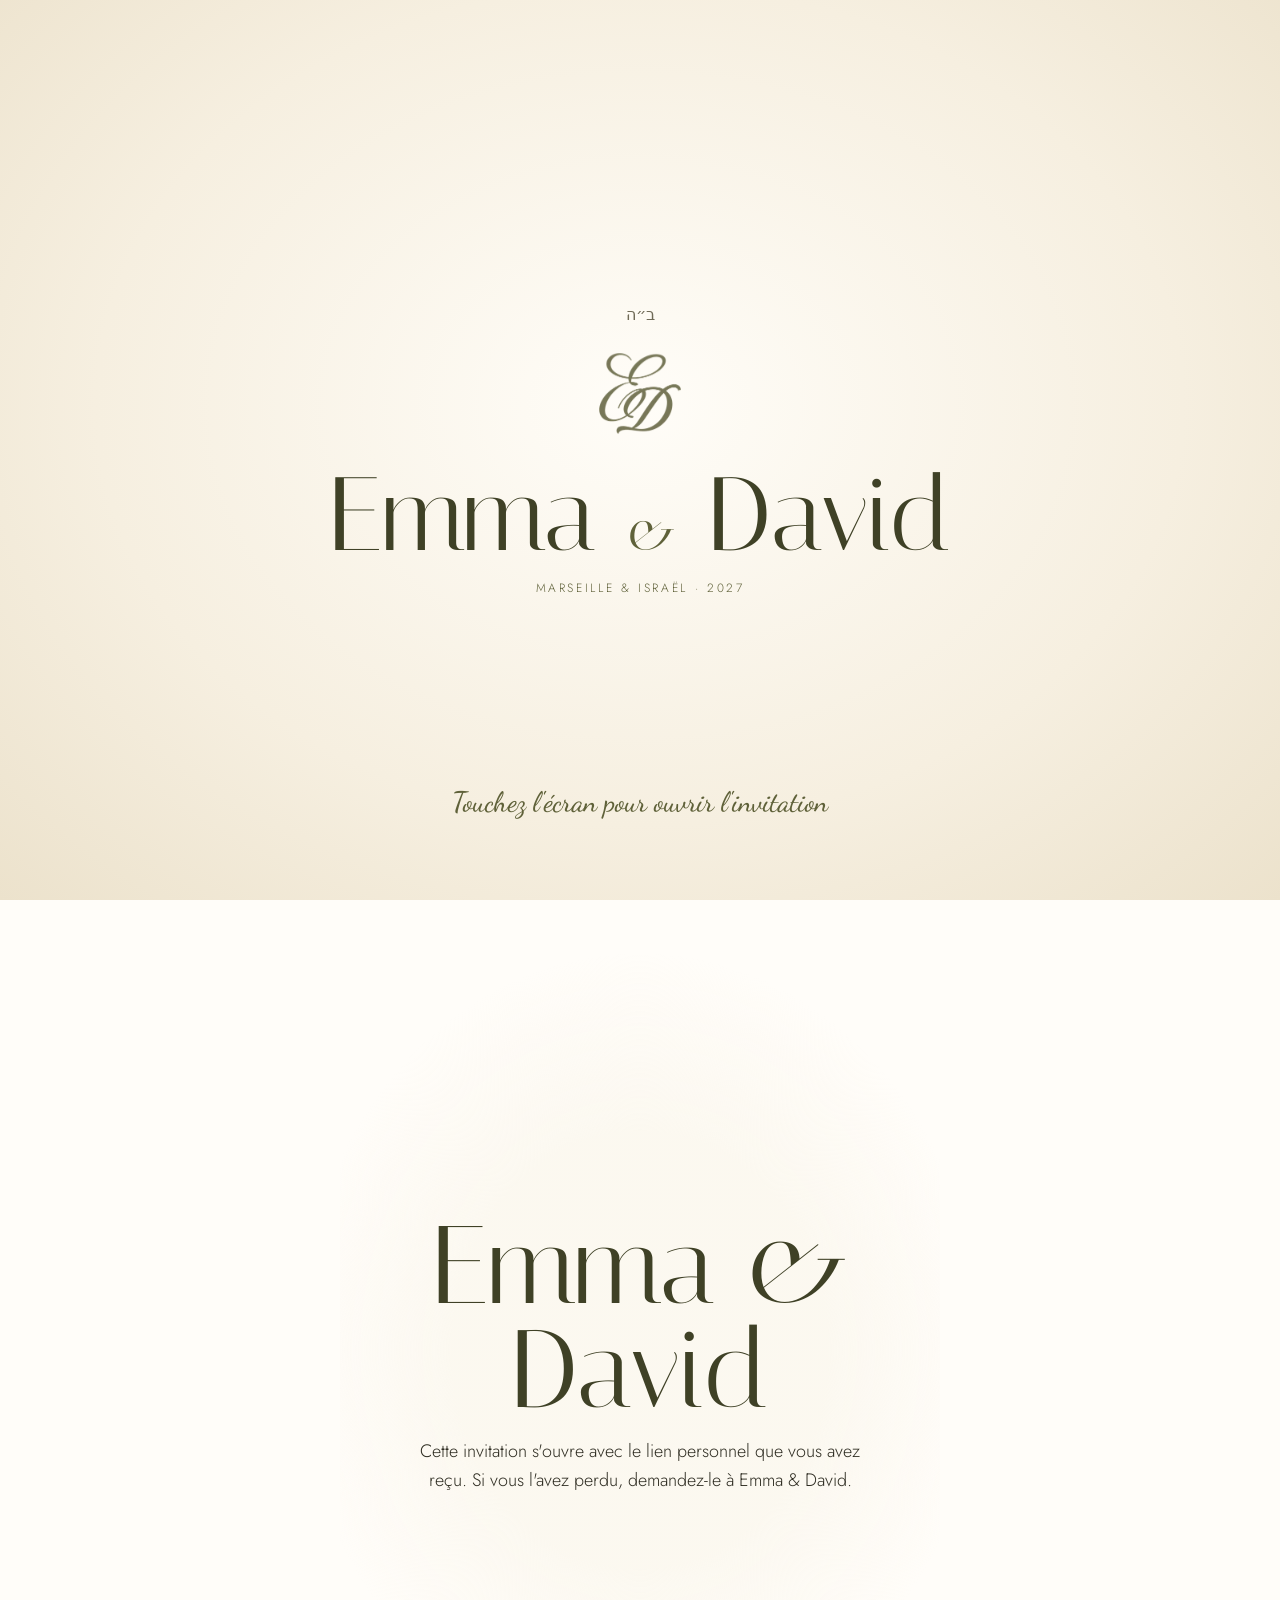
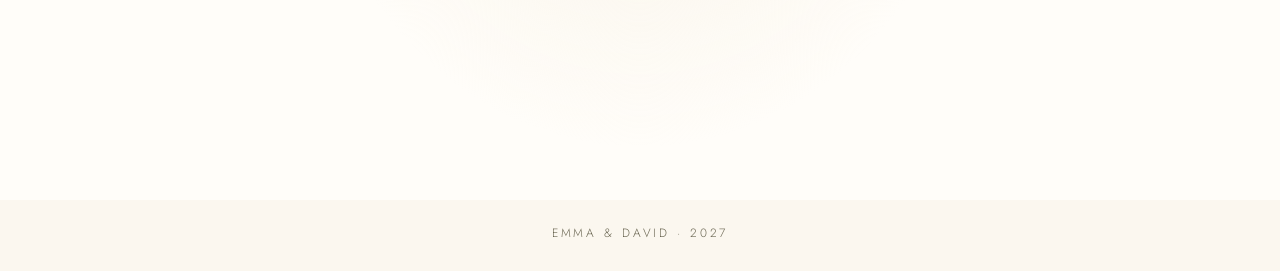
<file: index.html>
<!doctype html>
<html lang="fr">
<head>
<meta charset="utf-8">
<meta name="viewport" content="width=device-width, initial-scale=1, viewport-fit=cover">
<title>Emma &amp; David</title>
<link rel="icon" type="image/png" href="favicon.png">
<meta name="robots" content="noindex">
<link rel="preconnect" href="https://fonts.googleapis.com">
<link rel="preconnect" href="https://fonts.gstatic.com" crossorigin>
<link rel="stylesheet" href="https://fonts.googleapis.com/css2?family=Italiana&family=Jost:wght@300;400;500&family=Pinyon+Script&family=Parisienne&family=Dancing+Script:wght@500&display=swap">
<link rel="stylesheet" href="app.css?v=1790861762">
</head>
<body>

<button type="button" id="sound" class="sound" aria-label="Mettre la musique">
  <svg viewBox="0 0 24 24" width="18" height="18" aria-hidden="true"><path d="M9 18V6l10-2v12" fill="none" stroke="currentColor" stroke-width="1.6"/><circle cx="6.5" cy="18" r="2.5" fill="currentColor"/><circle cx="16.5" cy="16" r="2.5" fill="currentColor"/><path class="mute" d="M3 3l18 18" stroke="currentColor" stroke-width="1.6"/></svg>
</button>

<canvas id="stage" aria-hidden="true"></canvas>
<div id="gate" class="gate" role="button" tabindex="0" aria-label="Ouvrir l'invitation">
  <p class="bh" lang="he">ב״ה</p>
  <picture><source srcset="monogramme.webp" type="image/webp"><img class="gate-mono" src="monogramme-220.png" alt="" width="84" height="83" decoding="async"></picture>
  <p class="gate-guest" id="gate-guest"></p>
  <p class="gate-names">Emma <em>&amp;</em> David</p>
  <p class="gate-date">Marseille &amp; Israël · 2027</p>
  <p class="gate-hint">Touchez l'écran pour ouvrir l'invitation</p>
</div>
<p id="tap-hint" class="tap-hint">♪ Touchez l'écran pour la musique</p>
<main id="story"></main>

<script src="config.js?v=1790861762"></script>
<script src="music.js?v=1790861762"></script>
<script src="scenes.js?v=1790861762"></script>
<script src="defile.js?v=1790861762"></script>
<script src="story.js?v=1790861762"></script>
</body>
</html>
</file>
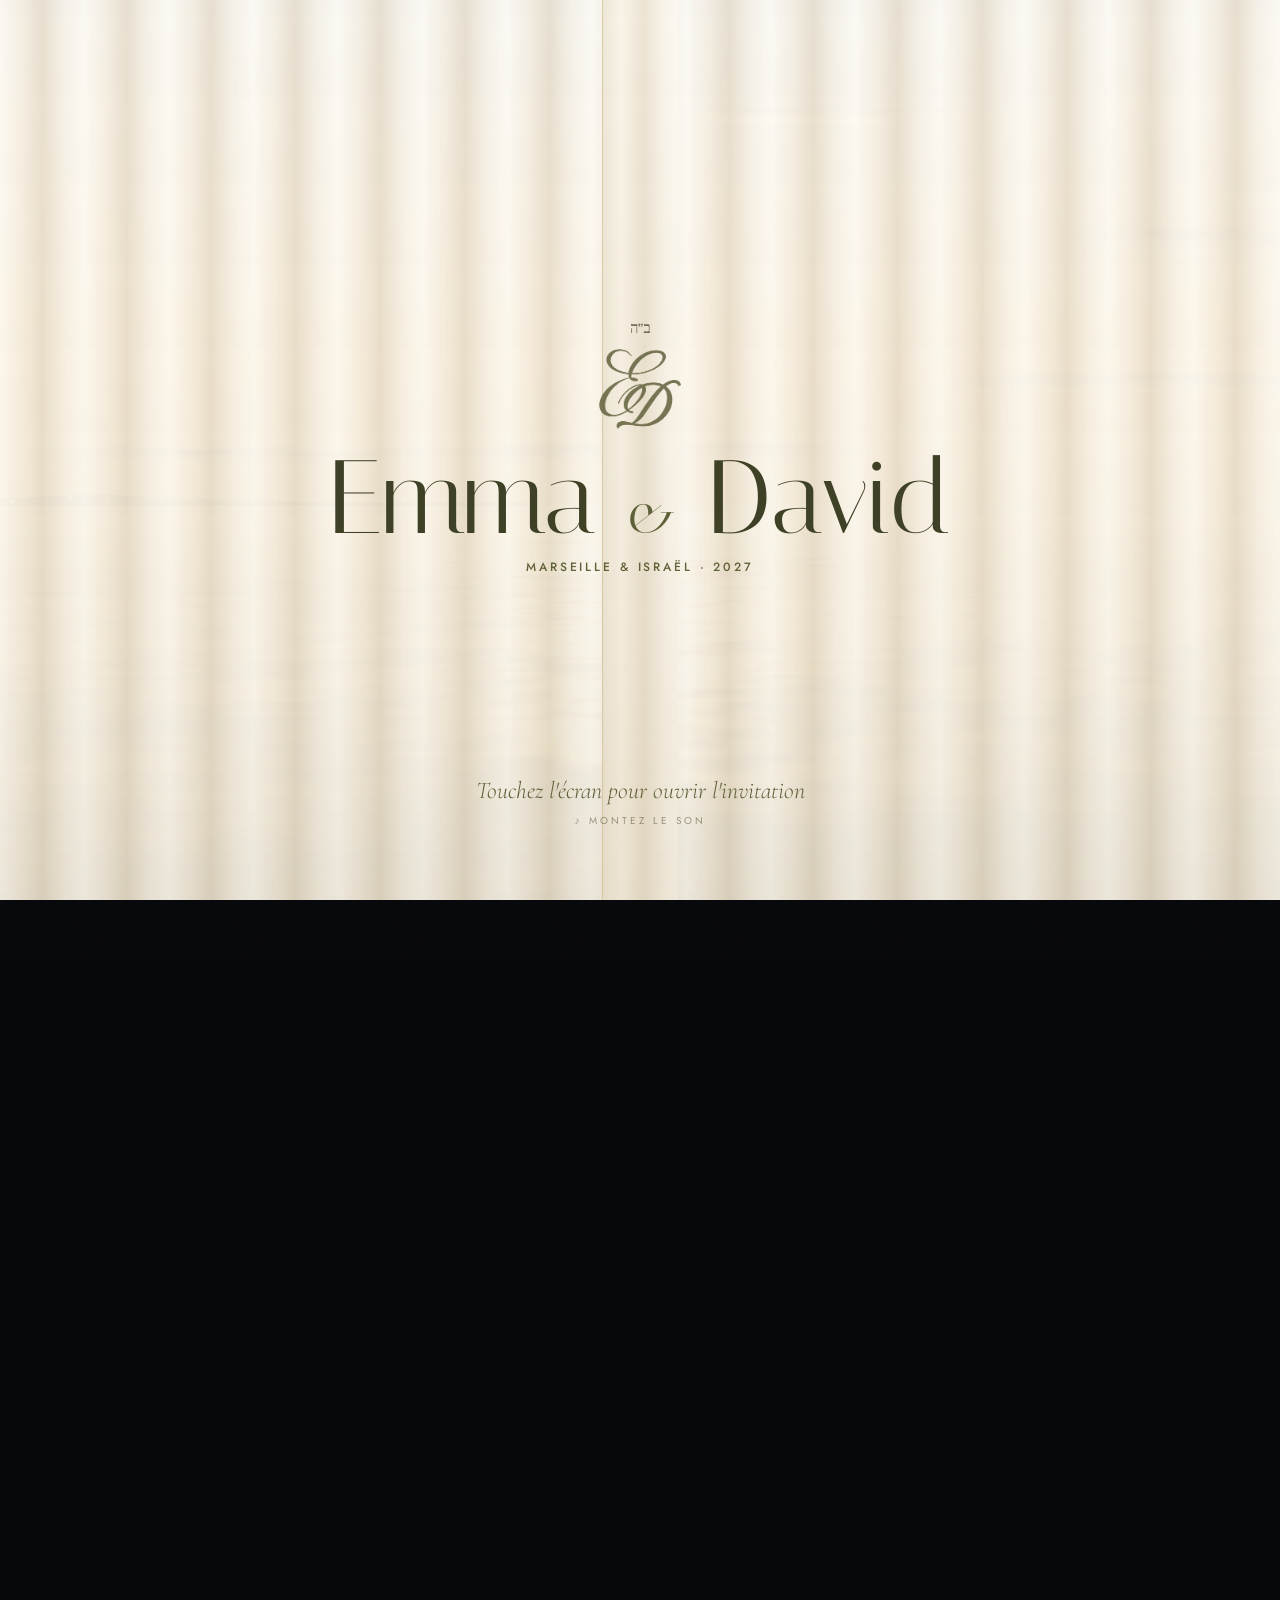
<file: 3d/index.html>
<!doctype html>
<html lang="fr">
<head>
<meta charset="utf-8">
<meta name="viewport" content="width=device-width, initial-scale=1, viewport-fit=cover">
<title>Emma &amp; David</title>
<meta name="robots" content="noindex">
<meta name="theme-color" content="#14150e">
<meta property="og:title" content="Emma & David">
<meta property="og:description" content="Votre invitation · Marseille & Israël · 2027">
<meta property="og:type" content="website">
<meta property="og:image" content="https://davlev16-cyber.github.io/mariage-emma-david/cinema/apercu.jpg">
<link rel="icon" type="image/png" href="../favicon.png">
<link rel="preconnect" href="https://fonts.googleapis.com">
<link rel="preconnect" href="https://fonts.gstatic.com" crossorigin>
<link rel="stylesheet" href="https://fonts.googleapis.com/css2?family=Italiana&family=Cormorant+Garamond:ital,wght@0,300;0,400;0,500;1,300;1,400&family=Jost:wght@300;400;500&display=swap">
<link rel="stylesheet" href="https://fonts.googleapis.com/css2?family=Frank+Ruhl+Libre:wght@400&text=%D7%91%D7%B4%D7%94&display=swap">
<link rel="stylesheet" href="style.css?v=1790862170">
</head>
<body class="verrou">

<canvas class="monde" id="monde" aria-hidden="true"></canvas>
<div class="voile" aria-hidden="true"></div>
<div class="grain" aria-hidden="true"></div>

<!-- ============ 1. L'ouverture : deux pans de voile qui s'écartent ============ -->
<section class="porte" id="porte" role="button" tabindex="0" aria-label="Ouvrir l'invitation">
  <div class="voilage g" aria-hidden="true"></div>
  <div class="voilage d" aria-hidden="true"></div>
  <div class="lueur" aria-hidden="true"></div>
  <div class="poussiere" id="poussiere" aria-hidden="true"></div>
  <div class="porte-contenu">
    <p class="bh" lang="he">ב״ה</p>
    <picture><source srcset="../monogramme.webp" type="image/webp"><img class="porte-mono" src="../monogramme-220.png" alt="" width="84" height="83" decoding="async"></picture>
    <p class="porte-invite" data-invite></p>
    <p class="porte-noms">Emma <em>&amp;</em> David</p>
    <p class="porte-date">Marseille &amp; Israël · 2027</p>
  </div>
  <div class="porte-bas">
    <p class="porte-aide">Touchez l'écran pour ouvrir l'invitation</p>
    <p class="porte-son"><span aria-hidden="true">♪</span> Montez le son</p>
  </div>
</section>

<!-- ============ 3. L'histoire : plans de cinéma et pages, dans l'ordre du premier site ============ -->
<main class="invitation" id="invitation"></main>

<button class="son" id="son" type="button" aria-label="Couper la musique" hidden>
  <span class="barres"><i></i><i></i><i></i><i></i></span>
</button>
<audio id="musique" preload="auto" src="../night-of-gold.mp3" loop></audio>

<script src="../config.js?v=1790862170"></script>
<script src="../defile.js?v=1790862170"></script>
<script type="module" src="moteur3d.js?v=1790862170"></script>
<script type="module" src="decors3d.js?v=1790862170"></script>
<script type="module" src="film3d.js?v=1790862170"></script>
</body>
</html>
</file>
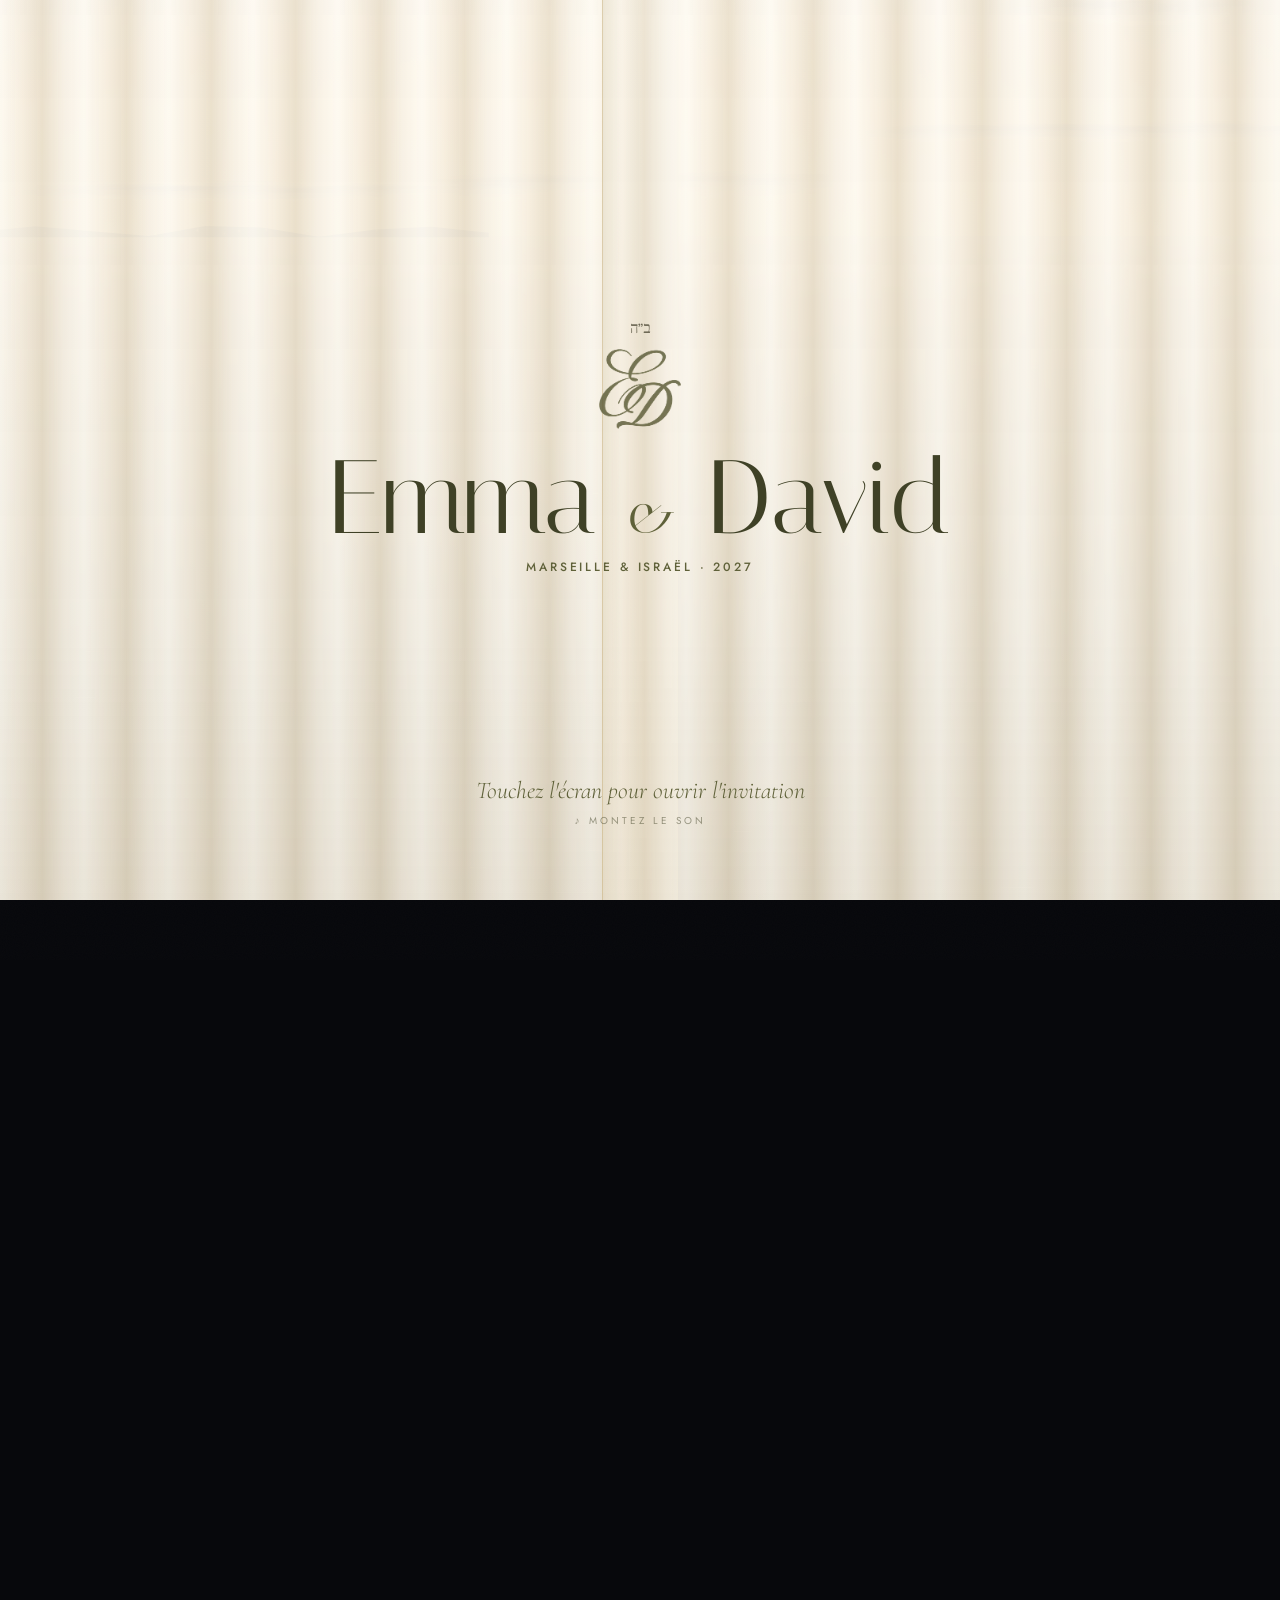
<file: cinema/index.html>
<!doctype html>
<html lang="fr">
<head>
<meta charset="utf-8">
<meta name="viewport" content="width=device-width, initial-scale=1, viewport-fit=cover">
<title>Emma &amp; David</title>
<meta name="robots" content="noindex">
<meta name="theme-color" content="#14150e">
<meta property="og:title" content="Emma & David">
<meta property="og:description" content="Votre invitation · Marseille & Israël · 2027">
<meta property="og:type" content="website">
<meta property="og:image" content="https://davlev16-cyber.github.io/mariage-emma-david/cinema/apercu.jpg">
<link rel="icon" type="image/png" href="../favicon.png">
<link rel="preconnect" href="https://fonts.googleapis.com">
<link rel="preconnect" href="https://fonts.gstatic.com" crossorigin>
<link rel="stylesheet" href="https://fonts.googleapis.com/css2?family=Italiana&family=Cormorant+Garamond:ital,wght@0,300;0,400;0,500;1,300;1,400&family=Jost:wght@300;400;500&display=swap">
<link rel="stylesheet" href="https://fonts.googleapis.com/css2?family=Frank+Ruhl+Libre:wght@400&text=%D7%91%D7%B4%D7%94&display=swap">
<link rel="stylesheet" href="cinema.css?v=1790862170">
</head>
<body class="verrou">

<canvas class="decor" id="decor-a" aria-hidden="true"></canvas>
<canvas class="decor" id="decor-b" aria-hidden="true"></canvas>
<canvas class="decor" id="decor-c" aria-hidden="true"></canvas>
<div class="voile" aria-hidden="true"></div>
<div class="grain" aria-hidden="true"></div>

<!-- ============ 1. L'ouverture : deux pans de voile qui s'écartent ============ -->
<section class="porte" id="porte" role="button" tabindex="0" aria-label="Ouvrir l'invitation">
  <div class="voilage g" aria-hidden="true"></div>
  <div class="voilage d" aria-hidden="true"></div>
  <div class="lueur" aria-hidden="true"></div>
  <div class="poussiere" id="poussiere" aria-hidden="true"></div>
  <div class="porte-contenu">
    <p class="bh" lang="he">ב״ה</p>
    <picture><source srcset="../monogramme.webp" type="image/webp"><img class="porte-mono" src="../monogramme-220.png" alt="" width="84" height="83" decoding="async"></picture>
    <p class="porte-invite" data-invite></p>
    <p class="porte-noms">Emma <em>&amp;</em> David</p>
    <p class="porte-date">Marseille &amp; Israël · 2027</p>
  </div>
  <div class="porte-bas">
    <p class="porte-aide">Touchez l'écran pour ouvrir l'invitation</p>
    <p class="porte-son"><span aria-hidden="true">♪</span> Montez le son</p>
  </div>
</section>

<!-- ============ 3. L'histoire : plans de cinéma et pages, dans l'ordre du premier site ============ -->
<main class="invitation" id="invitation"></main>

<button class="son" id="son" type="button" aria-label="Couper la musique" hidden>
  <span class="barres"><i></i><i></i><i></i><i></i></span>
</button>
<audio id="musique" preload="auto" src="../night-of-gold.mp3" loop></audio>

<script src="../config.js?v=1790862170"></script>
<script src="../defile.js?v=1790862170"></script>
<script src="moteur.js?v=1790862170"></script>
<script src="decors.js?v=1790862170"></script>
<script src="film.js?v=1790862170"></script>
</body>
</html>
</file>
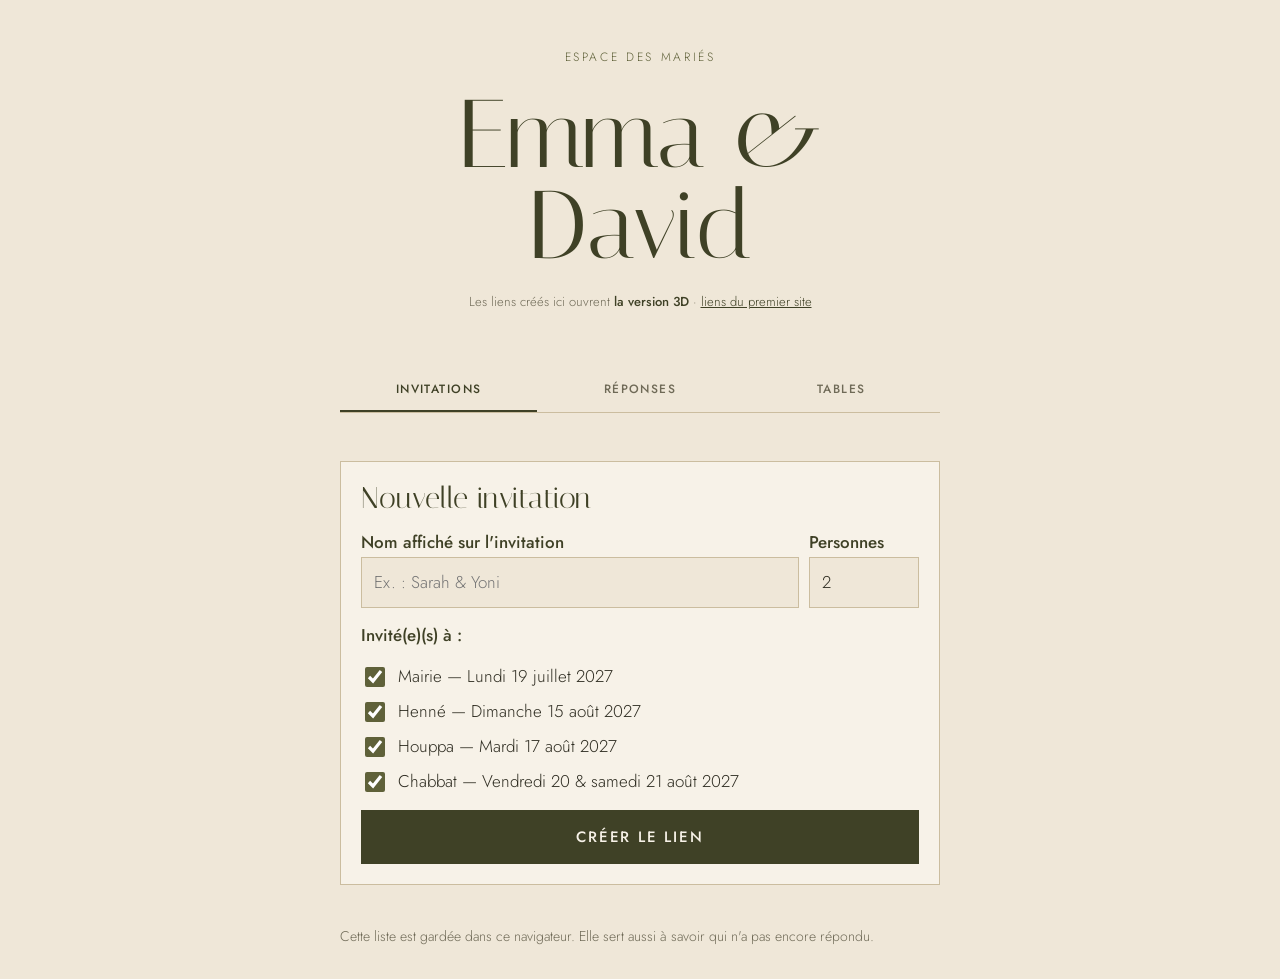
<file: creer-liens-3d.html>
<!doctype html>
<html lang="fr">
<head>
<meta charset="utf-8">
<meta name="viewport" content="width=device-width, initial-scale=1, viewport-fit=cover">
<title>Espace des mariés</title>
<meta name="robots" content="noindex">
<link rel="stylesheet" href="https://fonts.googleapis.com/css2?family=Italiana&family=Jost:wght@300;400;500&display=swap">
<link rel="stylesheet" href="style.css?v=1790783399">
<style>
  .tabs { display: flex; gap: 4px; border-bottom: 1px solid var(--stone); position: sticky; top: env(safe-area-inset-top, 0px); background: var(--sand); z-index: 5; padding-top: 8px; }
  .tabs button { flex: 1; background: none; color: var(--muted); padding: 12px 6px; font-size: 12px; border-bottom: 2px solid transparent; }
  .tabs button[aria-selected="true"] { color: var(--kaki-deep); border-bottom-color: var(--kaki-deep); }
  .tabs button:hover { background: var(--linen); }
  .panel { display: grid; gap: 14px; background: var(--linen); border: 1px solid var(--stone); padding: 20px; }
  .panel h2 { margin: 0; font: 400 30px/1.1 "Italiana", Georgia, serif; color: var(--kaki-deep); }
  input[type=text], input[type=number], input[type=password], select { width: 100%; font: inherit; padding: 11px 12px; border: 1px solid var(--stone); background: var(--sand); color: var(--ink); }
  input:focus-visible, select:focus-visible { outline: 2px solid var(--kaki); }
  .row2 { display: grid; grid-template-columns: 1fr 110px; gap: 10px; align-items: end; }
  .checks { display: grid; gap: 8px; }
  .checks label { display: flex; gap: 10px; align-items: center; }
  .checks input { width: 20px; height: 20px; accent-color: var(--kaki); }
  .list { display: grid; gap: 10px; }
  .item { display: grid; gap: 8px; border: 1px solid var(--stone); background: var(--linen); padding: 14px 16px; }
  .item strong { font-weight: 500; color: var(--kaki-deep); }
  .muted { color: var(--muted); font-size: 14px; }
  .item code { font-size: 12px; word-break: break-all; color: var(--muted); }
  .actions { display: flex; flex-wrap: wrap; gap: 8px; align-items: center; }
  .actions button, .actions a { font-size: 12px; padding: 10px 12px; }
  .actions a { font: 500 12px "Jost", sans-serif; letter-spacing: .12em; text-transform: uppercase; background: var(--kaki); color: var(--linen); text-decoration: none; }
  button.soft { background: none; color: var(--kaki-deep); border: 1px solid var(--stone); }
  button.del { background: none; color: var(--error); border: 1px solid var(--stone); }
  .hint { margin: 0; color: var(--muted); font-size: 14px; }
  .notice { margin: 0; padding: 14px 16px; border-left: 3px solid var(--kaki); background: var(--linen); font-size: 15px; }
  .h2 { margin: 0; font: 400 28px "Italiana", Georgia, serif; color: var(--kaki-deep); }
  /* Réponses */
  .stats { display: grid; grid-template-columns: repeat(auto-fit, minmax(140px, 1fr)); gap: 10px; }
  .stat { background: var(--linen); border: 1px solid var(--stone); padding: 14px; display: grid; gap: 2px; }
  .stat .ev { font-size: 11px; letter-spacing: .16em; text-transform: uppercase; color: var(--kaki); }
  .stat .big { font: 400 34px/1 "Italiana", Georgia, serif; color: var(--kaki-deep); font-variant-numeric: tabular-nums; }
  .stat .sub { font-size: 13px; color: var(--muted); }
  .badges { display: flex; flex-wrap: wrap; gap: 6px; }
  .badge { font-size: 12px; padding: 3px 9px; border-radius: 999px; border: 1px solid var(--stone); color: var(--muted); }
  .badge.yes { background: #e4ead6; border-color: #b9c79a; color: #3f5424; }
  .badge.no { background: #f3e1dc; border-color: #d9b2a8; color: #7a2f22; }
  .msg { margin: 0; font-style: italic; color: var(--ink); font-size: 15px; }
  /* Tables */
  .seg { display: flex; flex-wrap: wrap; gap: 6px; }
  .seg button { background: var(--linen); color: var(--kaki-deep); border: 1px solid var(--stone); font-size: 12px; padding: 10px 12px; }
  .seg button[aria-pressed="true"] { background: var(--kaki-deep); color: var(--linen); border-color: var(--kaki-deep); }
  .tables { display: grid; grid-template-columns: repeat(auto-fill, minmax(250px, 1fr)); gap: 12px; }
  .table { background: var(--linen); border: 1px solid var(--stone); padding: 14px; display: grid; gap: 10px; align-content: start; }
  .table.full { border-color: #b9c79a; }
  .table.over { border-color: var(--error); }
  .thead { display: grid; grid-template-columns: 1fr 64px; gap: 8px; }
  .thead input { padding: 8px 10px; }
  .seats { font-size: 13px; color: var(--muted); font-variant-numeric: tabular-nums; }
  .table.over .seats { color: var(--error); font-weight: 500; }
  .guests { list-style: none; margin: 0; padding: 0; display: grid; gap: 6px; }
  .guests li { display: flex; justify-content: space-between; align-items: center; gap: 8px; padding: 6px 0; border-bottom: 1px solid var(--stone); }
  .guests li:last-child { border-bottom: 0; }
  .guests button { background: none; color: var(--error); padding: 4px 8px; font-size: 16px; letter-spacing: 0; }
  .unplaced li { display: grid; grid-template-columns: 1fr 150px; gap: 8px; align-items: center; }
  .unplaced select { padding: 8px; font-size: 14px; }
  .status { font-size: 13px; color: var(--muted); min-height: 1.2em; margin: 0; }
  .version { margin: 6px 0 0; font-size: 13px; color: var(--muted); text-align: center; }
  .version strong { color: var(--kaki-deep); font-weight: 500; }
  .version a { color: var(--kaki-deep); }
</style>
</head>
<body>
<main class="wrap">
  <header class="hero">
    <p class="eyebrow">Espace des mariés</p>
    <h1><span>Emma &amp; David</span></h1>
    <p class="version" id="version"></p>
  </header>

  <nav class="tabs" role="tablist">
    <button type="button" role="tab" id="tab-inv" aria-selected="true" aria-controls="pane-inv">Invitations</button>
    <button type="button" role="tab" id="tab-rep" aria-selected="false" aria-controls="pane-rep">Réponses</button>
    <button type="button" role="tab" id="tab-tab" aria-selected="false" aria-controls="pane-tab">Tables</button>
  </nav>

  <!-- ===== Invitations ===== -->
  <section id="pane-inv" role="tabpanel" aria-labelledby="tab-inv" style="display:grid;gap:20px">
    <form id="new" class="panel" novalidate>
      <h2>Nouvelle invitation</h2>
      <div class="row2">
        <div>
          <label class="field" for="name">Nom affiché sur l'invitation</label>
          <input type="text" id="name" placeholder="Ex. : Sarah &amp; Yoni" maxlength="80">
        </div>
        <div>
          <label class="field" for="count">Personnes</label>
          <input type="number" id="count" min="1" max="30" value="2">
        </div>
      </div>
      <p class="field" style="margin:0">Invité(e)(s) à :</p>
      <div class="checks" id="checks"></div>
      <p id="err" class="error" hidden></p>
      <button type="submit">Créer le lien</button>
    </form>
    <section class="list" id="list" aria-label="Invitations créées"></section>
    <p class="hint">Cette liste est gardée dans ce navigateur. Elle sert aussi à savoir qui n'a pas encore répondu.</p>
  </section>

  <!-- ===== Accès protégé (Réponses et Tables) ===== -->
  <section id="access" class="panel" hidden>
    <h2>Code d'accès</h2>
    <p class="hint">Les réponses de vos invités sont privées. Entrez le code d'accès (donné avec l'étape Google) : il restera enregistré sur cet appareil.</p>
    <input type="password" id="key" autocomplete="off" placeholder="Code d'accès">
    <button type="button" id="save-key">Valider</button>
    <p id="access-err" class="error" hidden></p>
  </section>
  <p id="not-linked" class="notice" hidden>Les réponses ne sont pas encore reliées à votre tableau Google. Il reste l'étape Google à faire : dès qu'elle est faite, les réponses et les tables apparaîtront ici.</p>

  <!-- ===== Réponses ===== -->
  <section id="pane-rep" role="tabpanel" aria-labelledby="tab-rep" style="display:grid;gap:18px" hidden>
    <div class="actions"><button type="button" class="soft" id="refresh">Actualiser</button><p class="status" id="rep-status"></p></div>
    <div class="stats" id="stats"></div>
    <h2 class="h2">Réponses reçues</h2>
    <div class="list" id="responses"></div>
    <h2 class="h2">Pas encore répondu</h2>
    <div class="list" id="pending"></div>
  </section>

  <!-- ===== Tables ===== -->
  <section id="pane-tab" role="tabpanel" aria-labelledby="tab-tab" style="display:grid;gap:18px" hidden>
    <div class="seg" id="ev-seg" role="group" aria-label="Célébration"></div>
    <p class="status" id="tab-status"></p>
    <form id="add-table" class="panel" novalidate>
      <h2>Ajouter une table</h2>
      <div class="row2">
        <div><label class="field" for="t-name">Nom de la table</label><input type="text" id="t-name" maxlength="40" placeholder="Ex. : Table 1, Famille, Amis…"></div>
        <div><label class="field" for="t-cap">Places</label><input type="number" id="t-cap" min="1" max="40" value="10"></div>
      </div>
      <button type="submit">Ajouter</button>
    </form>
    <div class="tables" id="tables"></div>
    <section class="panel">
      <h2>Invités à placer</h2>
      <p class="hint" id="unplaced-hint"></p>
      <ul class="guests unplaced" id="unplaced"></ul>
    </section>
  </section>
</main>

<script src="config.js?v=1790783399"></script>
<script>
// deux adresses pour la même page : creer-liens.html (liens vers le premier site) et creer-liens-3d.html (liens vers
// la version 3D). Les invités, le mot de passe, les réponses et les tables sont les mêmes ; seul le lien envoyé change.
const SITE3D = /creer-liens-3d\.html/.test(location.pathname);
const racine = location.href.replace(/creer-liens(-3d)?\.html.*$/, "");
const base = racine + (SITE3D ? "3d/" : "");
document.title = "Espace des mariés" + (SITE3D ? " · 3D" : "");
document.getElementById("version").innerHTML = SITE3D
  ? 'Les liens créés ici ouvrent <strong>la version 3D</strong> · <a href="creer-liens.html">liens du premier site</a>'
  : 'Les liens créés ici ouvrent <strong>le premier site</strong> · <a href="creer-liens-3d.html">liens de la version 3D</a>';
const $ = id => document.getElementById(id);
const store = {
  get(k, d) { try { const v = localStorage.getItem(k); return v ? JSON.parse(v) : d; } catch (e) { return d; } },
  set(k, v) { try { localStorage.setItem(k, JSON.stringify(v)); } catch (e) {} }
};
function el(tag, cls, text) { const n = document.createElement(tag); if (cls) n.className = cls; if (text != null) n.textContent = text; return n; }

// ---------- Onglets ----------
const tabs = { inv: "pane-inv", rep: "pane-rep", tab: "pane-tab" };
let currentTab = "inv";
function showTab(t) {
  currentTab = t;
  Object.entries(tabs).forEach(([k, pane]) => { $("tab-" + k).setAttribute("aria-selected", k === t); $(pane).hidden = true; });
  $("access").hidden = true; $("not-linked").hidden = true;
  if (t === "inv") { $(tabs.inv).hidden = false; return; }
  if (!SCRIPT_URL) { $("not-linked").hidden = false; return; }
  if (!store.get("adminKey", "")) { $("access").hidden = false; return; }
  $(tabs[t]).hidden = false;
  load();
}
Object.keys(tabs).forEach(k => $("tab-" + k).addEventListener("click", () => showTab(k)));

// ---------- Invitations ----------
const checks = $("checks");
Object.entries(EVENTS).forEach(([k, ev]) => {
  const lab = el("label"), box = document.createElement("input");
  box.type = "checkbox"; box.value = k; box.id = "ev-" + k; box.checked = true;
  lab.append(box, document.createTextNode(ev.name + " — " + ev.date));
  checks.append(lab);
});
const invites = () => store.get("invites", []);
const codeOf = inv => encodeInvite(inv.name, inv.events, inv.nb || 1);

function renderInvites() {
  const list = $("list"); list.textContent = "";
  invites().forEach((inv, idx) => {
    const url = base + "?i=" + codeOf(inv);
    const item = el("div", "item");
    const code = el("code", "", url);
    const row = el("div", "actions");
    const copy = el("button", "", "Copier le lien"); copy.type = "button";
    copy.addEventListener("click", async () => {
      try { await navigator.clipboard.writeText(url); copy.textContent = "Copié ✓"; }
      catch (e) { const r = document.createRange(); r.selectNodeContents(code); getSelection().removeAllRanges(); getSelection().addRange(r); copy.textContent = "Faites Cmd + C"; }
      setTimeout(() => copy.textContent = "Copier le lien", 2000);
    });
    const wa = el("a", "", "Envoyer par WhatsApp"); wa.target = "_blank"; wa.rel = "noopener";
    wa.href = "https://wa.me/?text=" + encodeURIComponent("Emma & David ont la joie de vous inviter à leur mariage 💍\n" + url);
    const del = el("button", "del", "Retirer"); del.type = "button";
    del.addEventListener("click", () => { const l = invites(); l.splice(idx, 1); store.set("invites", l); renderInvites(); });
    row.append(copy, wa, del);
    item.append(el("strong", "", inv.name),
      el("span", "muted", (inv.nb || 1) + " pers. · " + inv.events.map(k => EVENTS[k] ? EVENTS[k].name : k).join(" · ")), code, row);
    list.append(item);
  });
}
$("new").addEventListener("submit", e => {
  e.preventDefault();
  const name = $("name").value.trim();
  const keys = [...checks.querySelectorAll("input:checked")].map(b => b.value);
  const nb = Math.min(30, Math.max(1, parseInt($("count").value, 10) || 1));
  const err = $("err");
  if (!name || !keys.length) { err.textContent = !name ? "Indiquez le nom de l'invité." : "Cochez au moins une date."; err.hidden = false; return; }
  err.hidden = true;
  const l = invites(); l.unshift({ name, events: keys, nb }); store.set("invites", l);
  $("name").value = ""; renderInvites();
});
renderInvites();

// ---------- Accès ----------
$("save-key").addEventListener("click", async () => {
  const k = $("key").value.trim();
  if (!k) return;
  store.set("adminKey", k);
  const ok = await load(true);
  if (ok === false) { store.set("adminKey", ""); $("access-err").textContent = "Code incorrect."; $("access-err").hidden = false; return; }
  $("access-err").hidden = true;
  showTab(currentTab);
});

// ---------- Données (Google Sheets) ----------
let data = { responses: [], tables: {} };
async function load(checkOnly) {
  $("rep-status").textContent = "Chargement…";
  try {
    const r = await fetch(SCRIPT_URL + "?key=" + encodeURIComponent(store.get("adminKey", "")));
    const d = await r.json();
    if (d.error) { $("rep-status").textContent = ""; if (!checkOnly) { store.set("adminKey", ""); showTab(currentTab); } return false; }
    data = { responses: d.responses || [], tables: d.tables || {} };
    $("rep-status").textContent = "À jour · " + new Date().toLocaleTimeString("fr-FR", { hour: "2-digit", minute: "2-digit" });
    renderResponses(); renderTables();
    return true;
  } catch (e) {
    $("rep-status").textContent = "Impossible de charger les réponses. Vérifiez la connexion internet.";
    return null;
  }
}
$("refresh").addEventListener("click", () => load());

// ---------- Réponses ----------
function renderResponses() {
  const stats = $("stats"); stats.textContent = "";
  Object.entries(EVENTS).forEach(([k, ev]) => {
    let yes = 0, no = 0;
    data.responses.forEach(r => { if (r[k] === "Oui") yes += r.nb; if (r[k] === "Non") no += r.nb; });
    const s = el("div", "stat");
    s.append(el("span", "ev", ev.name), el("span", "big", yes), el("span", "sub", "présents · " + no + " absents"));
    stats.append(s);
  });
  const list = $("responses"); list.textContent = "";
  const sorted = [...data.responses].sort((a, b) => String(b.date).localeCompare(String(a.date)));
  if (!sorted.length) list.append(el("p", "hint", "Aucune réponse pour le moment."));
  sorted.forEach(r => {
    const item = el("div", "item");
    const badges = el("div", "badges");
    Object.entries(EVENTS).forEach(([k, ev]) => {
      if (r[k] !== "Oui" && r[k] !== "Non") return;
      badges.append(el("span", "badge " + (r[k] === "Oui" ? "yes" : "no"), ev.name + " : " + r[k]));
    });
    const d = new Date(r.date);
    item.append(el("strong", "", r.nom), el("span", "muted", r.nb + " pers. · répondu le " + (isNaN(d) ? "" : d.toLocaleDateString("fr-FR"))), badges);
    if (r.message) item.append(el("p", "msg", "« " + r.message + " »"));
    list.append(item);
  });
  const answered = new Set(data.responses.map(r => r.code));
  const pend = $("pending"); pend.textContent = "";
  const waiting = invites().filter(inv => !answered.has(codeOf(inv)));
  if (!waiting.length) pend.append(el("p", "hint", invites().length ? "Tout le monde a répondu 🎉" : "Les invitations créées sur cet appareil apparaîtront ici."));
  waiting.forEach(inv => {
    const item = el("div", "item");
    item.append(el("strong", "", inv.name), el("span", "muted", (inv.nb || 1) + " pers. · " + inv.events.map(k => EVENTS[k] ? EVENTS[k].name : k).join(" · ")));
    pend.append(item);
  });
}

// ---------- Tables ----------
let evKey = store.get("tablesEvent", "p");
const seg = $("ev-seg");
Object.entries(EVENTS).forEach(([k, ev]) => {
  const b = el("button", "", ev.name); b.type = "button"; b.dataset.k = k;
  b.addEventListener("click", () => { evKey = k; store.set("tablesEvent", k); renderTables(); });
  seg.append(b);
});
const plan = () => (data.tables[evKey] = data.tables[evKey] || { tables: [] });
let saveTimer = null;
function save() {
  $("tab-status").textContent = "Enregistrement…";
  clearTimeout(saveTimer);
  saveTimer = setTimeout(async () => {
    try {
      await fetch(SCRIPT_URL, { method: "POST", mode: "no-cors", headers: { "Content-Type": "text/plain;charset=utf-8" },
        body: JSON.stringify({ action: "saveTables", key: store.get("adminKey", ""), tables: data.tables }) });
      $("tab-status").textContent = "Plan enregistré ✓";
    } catch (e) { $("tab-status").textContent = "Pas enregistré : vérifiez la connexion internet."; }
  }, 700);
}

function renderTables() {
  [...seg.children].forEach(b => b.setAttribute("aria-pressed", b.dataset.k === evKey));
  const guests = data.responses.filter(r => r[evKey] === "Oui");
  const byCode = Object.fromEntries(guests.map(g => [g.code, g]));
  const P = plan();
  P.tables.forEach(t => t.guests = t.guests.filter(c => byCode[c]));   // retire ceux qui ne viennent plus
  const placed = new Set(P.tables.flatMap(t => t.guests));

  const wrap = $("tables"); wrap.textContent = "";
  P.tables.forEach((t, ti) => {
    const used = t.guests.reduce((s, c) => s + byCode[c].nb, 0);
    const card = el("div", "table" + (used > t.cap ? " over" : used === t.cap ? " full" : ""));
    const head = el("div", "thead");
    const nm = document.createElement("input"); nm.type = "text"; nm.value = t.name; nm.setAttribute("aria-label", "Nom de la table");
    nm.addEventListener("change", () => { t.name = nm.value.trim() || t.name; save(); renderTables(); });
    const cp = document.createElement("input"); cp.type = "number"; cp.min = 1; cp.max = 40; cp.value = t.cap; cp.setAttribute("aria-label", "Places");
    cp.addEventListener("change", () => { t.cap = Math.max(1, parseInt(cp.value, 10) || t.cap); save(); renderTables(); });
    head.append(nm, cp);
    const ul = el("ul", "guests");
    t.guests.forEach(c => {
      const li = el("li"); li.append(el("span", "", byCode[c].nom + (byCode[c].nb > 1 ? " (" + byCode[c].nb + ")" : "")));
      const x = el("button", "", "×"); x.type = "button"; x.setAttribute("aria-label", "Retirer " + byCode[c].nom);
      x.addEventListener("click", () => { t.guests = t.guests.filter(g => g !== c); save(); renderTables(); });
      li.append(x); ul.append(li);
    });
    const del = el("button", "del", "Supprimer la table"); del.type = "button";
    del.addEventListener("click", () => { P.tables.splice(ti, 1); save(); renderTables(); });
    card.append(head, el("span", "seats", used + " / " + t.cap + " places" + (used > t.cap ? " — trop de monde" : "")), ul, del);
    wrap.append(card);
  });

  const un = $("unplaced"); un.textContent = "";
  const rest = guests.filter(g => !placed.has(g.code));
  const restPers = rest.reduce((s, g) => s + g.nb, 0);
  $("unplaced-hint").textContent = guests.length
    ? rest.length ? restPers + " personne(s) ayant répondu oui pour " + EVENTS[evKey].name + " restent à placer." : "Tous les invités sont placés 🎉"
    : "Personne n'a encore répondu oui pour " + EVENTS[evKey].name + ".";
  rest.forEach(g => {
    const li = el("li");
    li.append(el("span", "", g.nom + (g.nb > 1 ? " (" + g.nb + ")" : "")));
    const sel = document.createElement("select"); sel.setAttribute("aria-label", "Placer " + g.nom);
    sel.append(new Option(P.tables.length ? "Placer à…" : "Créez une table", ""));
    P.tables.forEach((t, i) => sel.append(new Option(t.name, i)));
    sel.disabled = !P.tables.length;
    sel.addEventListener("change", () => { if (sel.value === "") return; P.tables[sel.value].guests.push(g.code); save(); renderTables(); });
    li.append(sel); un.append(li);
  });
}
$("add-table").addEventListener("submit", e => {
  e.preventDefault();
  const P = plan();
  const name = $("t-name").value.trim() || "Table " + (P.tables.length + 1);
  const cap = Math.max(1, parseInt($("t-cap").value, 10) || 10);
  P.tables.push({ name, cap, guests: [] });
  $("t-name").value = ""; save(); renderTables();
});
</script>
</body>
</html>
</file>
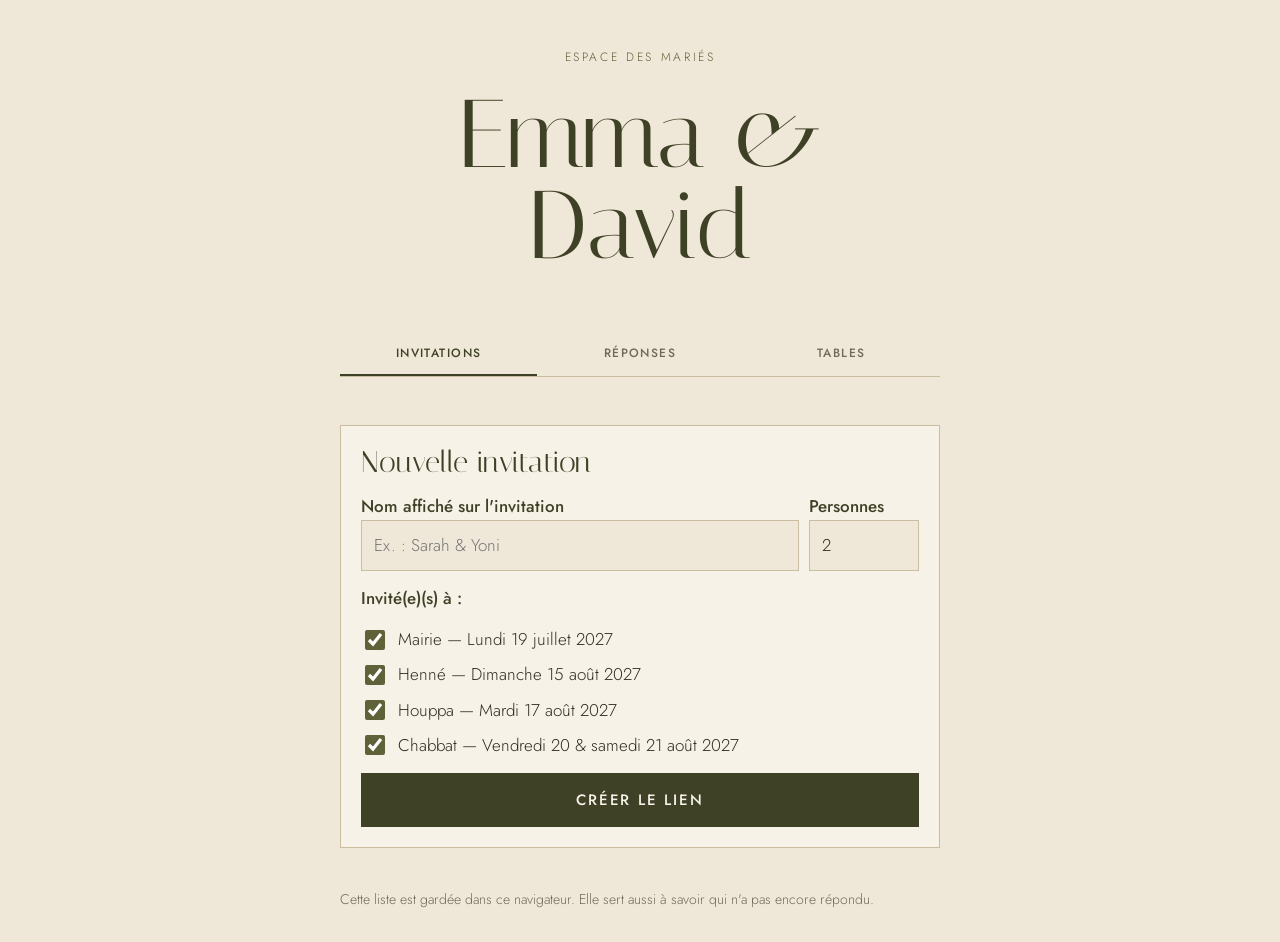
<file: creer-liens.html>
<!doctype html>
<html lang="fr">
<head>
<meta charset="utf-8">
<meta name="viewport" content="width=device-width, initial-scale=1, viewport-fit=cover">
<title>Espace des mariés</title>
<meta name="robots" content="noindex">
<link rel="stylesheet" href="https://fonts.googleapis.com/css2?family=Italiana&family=Jost:wght@300;400;500&display=swap">
<link rel="stylesheet" href="style.css?v=1790783399">
<style>
  .tabs { display: flex; gap: 4px; border-bottom: 1px solid var(--stone); position: sticky; top: env(safe-area-inset-top, 0px); background: var(--sand); z-index: 5; padding-top: 8px; }
  .tabs button { flex: 1; background: none; color: var(--muted); padding: 12px 6px; font-size: 12px; border-bottom: 2px solid transparent; }
  .tabs button[aria-selected="true"] { color: var(--kaki-deep); border-bottom-color: var(--kaki-deep); }
  .tabs button:hover { background: var(--linen); }
  .panel { display: grid; gap: 14px; background: var(--linen); border: 1px solid var(--stone); padding: 20px; }
  .panel h2 { margin: 0; font: 400 30px/1.1 "Italiana", Georgia, serif; color: var(--kaki-deep); }
  input[type=text], input[type=number], input[type=password], select { width: 100%; font: inherit; padding: 11px 12px; border: 1px solid var(--stone); background: var(--sand); color: var(--ink); }
  input:focus-visible, select:focus-visible { outline: 2px solid var(--kaki); }
  .row2 { display: grid; grid-template-columns: 1fr 110px; gap: 10px; align-items: end; }
  .checks { display: grid; gap: 8px; }
  .checks label { display: flex; gap: 10px; align-items: center; }
  .checks input { width: 20px; height: 20px; accent-color: var(--kaki); }
  .list { display: grid; gap: 10px; }
  .item { display: grid; gap: 8px; border: 1px solid var(--stone); background: var(--linen); padding: 14px 16px; }
  .item strong { font-weight: 500; color: var(--kaki-deep); }
  .muted { color: var(--muted); font-size: 14px; }
  .item code { font-size: 12px; word-break: break-all; color: var(--muted); }
  .actions { display: flex; flex-wrap: wrap; gap: 8px; align-items: center; }
  .actions button, .actions a { font-size: 12px; padding: 10px 12px; }
  .actions a { font: 500 12px "Jost", sans-serif; letter-spacing: .12em; text-transform: uppercase; background: var(--kaki); color: var(--linen); text-decoration: none; }
  button.soft { background: none; color: var(--kaki-deep); border: 1px solid var(--stone); }
  button.del { background: none; color: var(--error); border: 1px solid var(--stone); }
  .hint { margin: 0; color: var(--muted); font-size: 14px; }
  .notice { margin: 0; padding: 14px 16px; border-left: 3px solid var(--kaki); background: var(--linen); font-size: 15px; }
  .h2 { margin: 0; font: 400 28px "Italiana", Georgia, serif; color: var(--kaki-deep); }
  /* Réponses */
  .stats { display: grid; grid-template-columns: repeat(auto-fit, minmax(140px, 1fr)); gap: 10px; }
  .stat { background: var(--linen); border: 1px solid var(--stone); padding: 14px; display: grid; gap: 2px; }
  .stat .ev { font-size: 11px; letter-spacing: .16em; text-transform: uppercase; color: var(--kaki); }
  .stat .big { font: 400 34px/1 "Italiana", Georgia, serif; color: var(--kaki-deep); font-variant-numeric: tabular-nums; }
  .stat .sub { font-size: 13px; color: var(--muted); }
  .badges { display: flex; flex-wrap: wrap; gap: 6px; }
  .badge { font-size: 12px; padding: 3px 9px; border-radius: 999px; border: 1px solid var(--stone); color: var(--muted); }
  .badge.yes { background: #e4ead6; border-color: #b9c79a; color: #3f5424; }
  .badge.no { background: #f3e1dc; border-color: #d9b2a8; color: #7a2f22; }
  .msg { margin: 0; font-style: italic; color: var(--ink); font-size: 15px; }
  /* Tables */
  .seg { display: flex; flex-wrap: wrap; gap: 6px; }
  .seg button { background: var(--linen); color: var(--kaki-deep); border: 1px solid var(--stone); font-size: 12px; padding: 10px 12px; }
  .seg button[aria-pressed="true"] { background: var(--kaki-deep); color: var(--linen); border-color: var(--kaki-deep); }
  .tables { display: grid; grid-template-columns: repeat(auto-fill, minmax(250px, 1fr)); gap: 12px; }
  .table { background: var(--linen); border: 1px solid var(--stone); padding: 14px; display: grid; gap: 10px; align-content: start; }
  .table.full { border-color: #b9c79a; }
  .table.over { border-color: var(--error); }
  .thead { display: grid; grid-template-columns: 1fr 64px; gap: 8px; }
  .thead input { padding: 8px 10px; }
  .seats { font-size: 13px; color: var(--muted); font-variant-numeric: tabular-nums; }
  .table.over .seats { color: var(--error); font-weight: 500; }
  .guests { list-style: none; margin: 0; padding: 0; display: grid; gap: 6px; }
  .guests li { display: flex; justify-content: space-between; align-items: center; gap: 8px; padding: 6px 0; border-bottom: 1px solid var(--stone); }
  .guests li:last-child { border-bottom: 0; }
  .guests button { background: none; color: var(--error); padding: 4px 8px; font-size: 16px; letter-spacing: 0; }
  .unplaced li { display: grid; grid-template-columns: 1fr 150px; gap: 8px; align-items: center; }
  .unplaced select { padding: 8px; font-size: 14px; }
  .status { font-size: 13px; color: var(--muted); min-height: 1.2em; margin: 0; }
</style>
</head>
<body>
<main class="wrap">
  <header class="hero">
    <p class="eyebrow">Espace des mariés</p>
    <h1><span>Emma &amp; David</span></h1>
  </header>

  <nav class="tabs" role="tablist">
    <button type="button" role="tab" id="tab-inv" aria-selected="true" aria-controls="pane-inv">Invitations</button>
    <button type="button" role="tab" id="tab-rep" aria-selected="false" aria-controls="pane-rep">Réponses</button>
    <button type="button" role="tab" id="tab-tab" aria-selected="false" aria-controls="pane-tab">Tables</button>
  </nav>

  <!-- ===== Invitations ===== -->
  <section id="pane-inv" role="tabpanel" aria-labelledby="tab-inv" style="display:grid;gap:20px">
    <form id="new" class="panel" novalidate>
      <h2>Nouvelle invitation</h2>
      <div class="row2">
        <div>
          <label class="field" for="name">Nom affiché sur l'invitation</label>
          <input type="text" id="name" placeholder="Ex. : Sarah &amp; Yoni" maxlength="80">
        </div>
        <div>
          <label class="field" for="count">Personnes</label>
          <input type="number" id="count" min="1" max="30" value="2">
        </div>
      </div>
      <p class="field" style="margin:0">Invité(e)(s) à :</p>
      <div class="checks" id="checks"></div>
      <p id="err" class="error" hidden></p>
      <button type="submit">Créer le lien</button>
    </form>
    <section class="list" id="list" aria-label="Invitations créées"></section>
    <p class="hint">Cette liste est gardée dans ce navigateur. Elle sert aussi à savoir qui n'a pas encore répondu.</p>
  </section>

  <!-- ===== Accès protégé (Réponses et Tables) ===== -->
  <section id="access" class="panel" hidden>
    <h2>Code d'accès</h2>
    <p class="hint">Les réponses de vos invités sont privées. Entrez le code d'accès (donné avec l'étape Google) : il restera enregistré sur cet appareil.</p>
    <input type="password" id="key" autocomplete="off" placeholder="Code d'accès">
    <button type="button" id="save-key">Valider</button>
    <p id="access-err" class="error" hidden></p>
  </section>
  <p id="not-linked" class="notice" hidden>Les réponses ne sont pas encore reliées à votre tableau Google. Il reste l'étape Google à faire : dès qu'elle est faite, les réponses et les tables apparaîtront ici.</p>

  <!-- ===== Réponses ===== -->
  <section id="pane-rep" role="tabpanel" aria-labelledby="tab-rep" style="display:grid;gap:18px" hidden>
    <div class="actions"><button type="button" class="soft" id="refresh">Actualiser</button><p class="status" id="rep-status"></p></div>
    <div class="stats" id="stats"></div>
    <h2 class="h2">Réponses reçues</h2>
    <div class="list" id="responses"></div>
    <h2 class="h2">Pas encore répondu</h2>
    <div class="list" id="pending"></div>
  </section>

  <!-- ===== Tables ===== -->
  <section id="pane-tab" role="tabpanel" aria-labelledby="tab-tab" style="display:grid;gap:18px" hidden>
    <div class="seg" id="ev-seg" role="group" aria-label="Célébration"></div>
    <p class="status" id="tab-status"></p>
    <form id="add-table" class="panel" novalidate>
      <h2>Ajouter une table</h2>
      <div class="row2">
        <div><label class="field" for="t-name">Nom de la table</label><input type="text" id="t-name" maxlength="40" placeholder="Ex. : Table 1, Famille, Amis…"></div>
        <div><label class="field" for="t-cap">Places</label><input type="number" id="t-cap" min="1" max="40" value="10"></div>
      </div>
      <button type="submit">Ajouter</button>
    </form>
    <div class="tables" id="tables"></div>
    <section class="panel">
      <h2>Invités à placer</h2>
      <p class="hint" id="unplaced-hint"></p>
      <ul class="guests unplaced" id="unplaced"></ul>
    </section>
  </section>
</main>

<script src="config.js?v=1790783399"></script>
<script>
const base = location.href.replace(/creer-liens\.html.*$/, "");
const $ = id => document.getElementById(id);
const store = {
  get(k, d) { try { const v = localStorage.getItem(k); return v ? JSON.parse(v) : d; } catch (e) { return d; } },
  set(k, v) { try { localStorage.setItem(k, JSON.stringify(v)); } catch (e) {} }
};
function el(tag, cls, text) { const n = document.createElement(tag); if (cls) n.className = cls; if (text != null) n.textContent = text; return n; }

// ---------- Onglets ----------
const tabs = { inv: "pane-inv", rep: "pane-rep", tab: "pane-tab" };
let currentTab = "inv";
function showTab(t) {
  currentTab = t;
  Object.entries(tabs).forEach(([k, pane]) => { $("tab-" + k).setAttribute("aria-selected", k === t); $(pane).hidden = true; });
  $("access").hidden = true; $("not-linked").hidden = true;
  if (t === "inv") { $(tabs.inv).hidden = false; return; }
  if (!SCRIPT_URL) { $("not-linked").hidden = false; return; }
  if (!store.get("adminKey", "")) { $("access").hidden = false; return; }
  $(tabs[t]).hidden = false;
  load();
}
Object.keys(tabs).forEach(k => $("tab-" + k).addEventListener("click", () => showTab(k)));

// ---------- Invitations ----------
const checks = $("checks");
Object.entries(EVENTS).forEach(([k, ev]) => {
  const lab = el("label"), box = document.createElement("input");
  box.type = "checkbox"; box.value = k; box.id = "ev-" + k; box.checked = true;
  lab.append(box, document.createTextNode(ev.name + " — " + ev.date));
  checks.append(lab);
});
const invites = () => store.get("invites", []);
const codeOf = inv => encodeInvite(inv.name, inv.events, inv.nb || 1);

function renderInvites() {
  const list = $("list"); list.textContent = "";
  invites().forEach((inv, idx) => {
    const url = base + "?i=" + codeOf(inv);
    const item = el("div", "item");
    const code = el("code", "", url);
    const row = el("div", "actions");
    const copy = el("button", "", "Copier le lien"); copy.type = "button";
    copy.addEventListener("click", async () => {
      try { await navigator.clipboard.writeText(url); copy.textContent = "Copié ✓"; }
      catch (e) { const r = document.createRange(); r.selectNodeContents(code); getSelection().removeAllRanges(); getSelection().addRange(r); copy.textContent = "Faites Cmd + C"; }
      setTimeout(() => copy.textContent = "Copier le lien", 2000);
    });
    const wa = el("a", "", "Envoyer par WhatsApp"); wa.target = "_blank"; wa.rel = "noopener";
    wa.href = "https://wa.me/?text=" + encodeURIComponent("Emma & David ont la joie de vous inviter à leur mariage 💍\n" + url);
    const del = el("button", "del", "Retirer"); del.type = "button";
    del.addEventListener("click", () => { const l = invites(); l.splice(idx, 1); store.set("invites", l); renderInvites(); });
    row.append(copy, wa, del);
    item.append(el("strong", "", inv.name),
      el("span", "muted", (inv.nb || 1) + " pers. · " + inv.events.map(k => EVENTS[k] ? EVENTS[k].name : k).join(" · ")), code, row);
    list.append(item);
  });
}
$("new").addEventListener("submit", e => {
  e.preventDefault();
  const name = $("name").value.trim();
  const keys = [...checks.querySelectorAll("input:checked")].map(b => b.value);
  const nb = Math.min(30, Math.max(1, parseInt($("count").value, 10) || 1));
  const err = $("err");
  if (!name || !keys.length) { err.textContent = !name ? "Indiquez le nom de l'invité." : "Cochez au moins une date."; err.hidden = false; return; }
  err.hidden = true;
  const l = invites(); l.unshift({ name, events: keys, nb }); store.set("invites", l);
  $("name").value = ""; renderInvites();
});
renderInvites();

// ---------- Accès ----------
$("save-key").addEventListener("click", async () => {
  const k = $("key").value.trim();
  if (!k) return;
  store.set("adminKey", k);
  const ok = await load(true);
  if (ok === false) { store.set("adminKey", ""); $("access-err").textContent = "Code incorrect."; $("access-err").hidden = false; return; }
  $("access-err").hidden = true;
  showTab(currentTab);
});

// ---------- Données (Google Sheets) ----------
let data = { responses: [], tables: {} };
async function load(checkOnly) {
  $("rep-status").textContent = "Chargement…";
  try {
    const r = await fetch(SCRIPT_URL + "?key=" + encodeURIComponent(store.get("adminKey", "")));
    const d = await r.json();
    if (d.error) { $("rep-status").textContent = ""; if (!checkOnly) { store.set("adminKey", ""); showTab(currentTab); } return false; }
    data = { responses: d.responses || [], tables: d.tables || {} };
    $("rep-status").textContent = "À jour · " + new Date().toLocaleTimeString("fr-FR", { hour: "2-digit", minute: "2-digit" });
    renderResponses(); renderTables();
    return true;
  } catch (e) {
    $("rep-status").textContent = "Impossible de charger les réponses. Vérifiez la connexion internet.";
    return null;
  }
}
$("refresh").addEventListener("click", () => load());

// ---------- Réponses ----------
function renderResponses() {
  const stats = $("stats"); stats.textContent = "";
  Object.entries(EVENTS).forEach(([k, ev]) => {
    let yes = 0, no = 0;
    data.responses.forEach(r => { if (r[k] === "Oui") yes += r.nb; if (r[k] === "Non") no += r.nb; });
    const s = el("div", "stat");
    s.append(el("span", "ev", ev.name), el("span", "big", yes), el("span", "sub", "présents · " + no + " absents"));
    stats.append(s);
  });
  const list = $("responses"); list.textContent = "";
  const sorted = [...data.responses].sort((a, b) => String(b.date).localeCompare(String(a.date)));
  if (!sorted.length) list.append(el("p", "hint", "Aucune réponse pour le moment."));
  sorted.forEach(r => {
    const item = el("div", "item");
    const badges = el("div", "badges");
    Object.entries(EVENTS).forEach(([k, ev]) => {
      if (r[k] !== "Oui" && r[k] !== "Non") return;
      badges.append(el("span", "badge " + (r[k] === "Oui" ? "yes" : "no"), ev.name + " : " + r[k]));
    });
    const d = new Date(r.date);
    item.append(el("strong", "", r.nom), el("span", "muted", r.nb + " pers. · répondu le " + (isNaN(d) ? "" : d.toLocaleDateString("fr-FR"))), badges);
    if (r.message) item.append(el("p", "msg", "« " + r.message + " »"));
    list.append(item);
  });
  const answered = new Set(data.responses.map(r => r.code));
  const pend = $("pending"); pend.textContent = "";
  const waiting = invites().filter(inv => !answered.has(codeOf(inv)));
  if (!waiting.length) pend.append(el("p", "hint", invites().length ? "Tout le monde a répondu 🎉" : "Les invitations créées sur cet appareil apparaîtront ici."));
  waiting.forEach(inv => {
    const item = el("div", "item");
    item.append(el("strong", "", inv.name), el("span", "muted", (inv.nb || 1) + " pers. · " + inv.events.map(k => EVENTS[k] ? EVENTS[k].name : k).join(" · ")));
    pend.append(item);
  });
}

// ---------- Tables ----------
let evKey = store.get("tablesEvent", "p");
const seg = $("ev-seg");
Object.entries(EVENTS).forEach(([k, ev]) => {
  const b = el("button", "", ev.name); b.type = "button"; b.dataset.k = k;
  b.addEventListener("click", () => { evKey = k; store.set("tablesEvent", k); renderTables(); });
  seg.append(b);
});
const plan = () => (data.tables[evKey] = data.tables[evKey] || { tables: [] });
let saveTimer = null;
function save() {
  $("tab-status").textContent = "Enregistrement…";
  clearTimeout(saveTimer);
  saveTimer = setTimeout(async () => {
    try {
      await fetch(SCRIPT_URL, { method: "POST", mode: "no-cors", headers: { "Content-Type": "text/plain;charset=utf-8" },
        body: JSON.stringify({ action: "saveTables", key: store.get("adminKey", ""), tables: data.tables }) });
      $("tab-status").textContent = "Plan enregistré ✓";
    } catch (e) { $("tab-status").textContent = "Pas enregistré : vérifiez la connexion internet."; }
  }, 700);
}

function renderTables() {
  [...seg.children].forEach(b => b.setAttribute("aria-pressed", b.dataset.k === evKey));
  const guests = data.responses.filter(r => r[evKey] === "Oui");
  const byCode = Object.fromEntries(guests.map(g => [g.code, g]));
  const P = plan();
  P.tables.forEach(t => t.guests = t.guests.filter(c => byCode[c]));   // retire ceux qui ne viennent plus
  const placed = new Set(P.tables.flatMap(t => t.guests));

  const wrap = $("tables"); wrap.textContent = "";
  P.tables.forEach((t, ti) => {
    const used = t.guests.reduce((s, c) => s + byCode[c].nb, 0);
    const card = el("div", "table" + (used > t.cap ? " over" : used === t.cap ? " full" : ""));
    const head = el("div", "thead");
    const nm = document.createElement("input"); nm.type = "text"; nm.value = t.name; nm.setAttribute("aria-label", "Nom de la table");
    nm.addEventListener("change", () => { t.name = nm.value.trim() || t.name; save(); renderTables(); });
    const cp = document.createElement("input"); cp.type = "number"; cp.min = 1; cp.max = 40; cp.value = t.cap; cp.setAttribute("aria-label", "Places");
    cp.addEventListener("change", () => { t.cap = Math.max(1, parseInt(cp.value, 10) || t.cap); save(); renderTables(); });
    head.append(nm, cp);
    const ul = el("ul", "guests");
    t.guests.forEach(c => {
      const li = el("li"); li.append(el("span", "", byCode[c].nom + (byCode[c].nb > 1 ? " (" + byCode[c].nb + ")" : "")));
      const x = el("button", "", "×"); x.type = "button"; x.setAttribute("aria-label", "Retirer " + byCode[c].nom);
      x.addEventListener("click", () => { t.guests = t.guests.filter(g => g !== c); save(); renderTables(); });
      li.append(x); ul.append(li);
    });
    const del = el("button", "del", "Supprimer la table"); del.type = "button";
    del.addEventListener("click", () => { P.tables.splice(ti, 1); save(); renderTables(); });
    card.append(head, el("span", "seats", used + " / " + t.cap + " places" + (used > t.cap ? " — trop de monde" : "")), ul, del);
    wrap.append(card);
  });

  const un = $("unplaced"); un.textContent = "";
  const rest = guests.filter(g => !placed.has(g.code));
  const restPers = rest.reduce((s, g) => s + g.nb, 0);
  $("unplaced-hint").textContent = guests.length
    ? rest.length ? restPers + " personne(s) ayant répondu oui pour " + EVENTS[evKey].name + " restent à placer." : "Tous les invités sont placés 🎉"
    : "Personne n'a encore répondu oui pour " + EVENTS[evKey].name + ".";
  rest.forEach(g => {
    const li = el("li");
    li.append(el("span", "", g.nom + (g.nb > 1 ? " (" + g.nb + ")" : "")));
    const sel = document.createElement("select"); sel.setAttribute("aria-label", "Placer " + g.nom);
    sel.append(new Option(P.tables.length ? "Placer à…" : "Créez une table", ""));
    P.tables.forEach((t, i) => sel.append(new Option(t.name, i)));
    sel.disabled = !P.tables.length;
    sel.addEventListener("change", () => { if (sel.value === "") return; P.tables[sel.value].guests.push(g.code); save(); renderTables(); });
    li.append(sel); un.append(li);
  });
}
$("add-table").addEventListener("submit", e => {
  e.preventDefault();
  const P = plan();
  const name = $("t-name").value.trim() || "Table " + (P.tables.length + 1);
  const cap = Math.max(1, parseInt($("t-cap").value, 10) || 10);
  P.tables.push({ name, cap, guests: [] });
  $("t-name").value = ""; save(); renderTables();
});
</script>
</body>
</html>
</file>
<file: app.css>
/* Invitation Emma & David — une ambiance de couleurs par page */
:root {
  --sand: #efe7d8;
  --kaki: #5f6139;
  --kaki-deep: #3f4126;
  --stone: #cbbd9f;
  --ink: #2f2d22;
  --muted: #6f6a57;
  --error: #9a3b2a;
  /* Couleurs par défaut ; chaque section (.t-cover, .t-h...) a les siennes */
  --bg: var(--sand);
  --card: #f7f2e8;
  --text: var(--ink);
  --title: var(--kaki-deep);
  --accent: var(--kaki);
  --line: var(--stone);
  --soft: var(--muted);
  --white: #fffdf9;
  color-scheme: light;
}

/* Chaque page est posée sur son décor : couleurs du texte et halo doux (--scrim) pour la lisibilité */
.t-cover { --scrim: rgba(251, 247, 238, .82); }
/* Mairie · mariage civil : fond écru, texte olive et or */
.t-m { --scrim: rgba(251, 246, 234, .84); --card: #f8f2e4; --text: #2f3226; --title: #4f5634; --accent: #a08a4a; --line: #d9cfb4; --soft: #66684f; }
/* Henné · Beach Party : bordeaux et or */
.t-h { --scrim: rgba(70, 14, 26, .62); --card: rgba(106, 37, 51, .7); --text: #f8e8e1; --title: #fff3ea; --accent: #efc88a; --line: rgba(255, 220, 200, .35); --soft: #f0d2ca; color-scheme: dark; }
/* Houppa : ivoire, sauge et blanc */
.t-p { --scrim: rgba(252, 248, 238, .82); --card: #fffdf8; --text: #33352a; --title: #4b5237; --accent: #7c8663; --line: #d9d6c4; --soft: #676b57; }
/* Chabbat Hatan : crépuscule doré */
.t-s { --scrim: rgba(250, 243, 228, .82); --card: #f4ecdc; --text: #2f2a1f; --title: #4a3a1a; --accent: #94702f; --line: #cdbb95; --soft: #6f6450; }
/* Réponse : lever du jour sur la mer */
.t-rsvp { --scrim: rgba(251, 247, 238, .86); --card: #fbf7ee; --text: #2f2d22; --title: #3f4126; --accent: #5f6139; --line: #c3b797; --soft: #6b6753; }

* { box-sizing: border-box; }
[hidden] { display: none !important; }
body {
  margin: 0;
  background: #fffdf9;
  color: var(--text);
  font: 300 17px/1.6 "Jost", "Avenir Next", "Helvetica Neue", sans-serif;
}

/* ---------- Décor et cinématiques pilotés par le défilement ---------- */
/* hauteur « grande fenêtre » fixe : le décor n'est pas redimensionné quand la barre du navigateur apparaît ou disparaît */
#stage { position: fixed; left: 0; top: 0; width: 100%; height: 100vh; height: 100lvh; display: block; z-index: 0; }
#story { position: relative; z-index: 1; }
/* chaque cinématique tient sur un écran, dans le flux normal de la page (rien de « collé » pendant le défilement) */
.cine { position: relative; height: 100vh; height: 100svh; }
.stick { position: absolute; inset: 0; overflow: hidden; }
.caps {
  position: absolute; left: 0; right: 0;
  top: calc(env(safe-area-inset-top, 0px) + 8vh);
  padding-inline: 20px;
  display: grid; justify-items: center; gap: 4px; text-align: center;
  pointer-events: none;
}
.cap { margin: 0; opacity: 0; }
/* Mairie : texte au centre de l'écran */
.caps-m { top: 50%; transform: translateY(-60%); gap: 8px; }
/* Henné : texte au centre de l'écran, bien lisible sur le coucher de soleil */
.caps-h { top: 50%; transform: translateY(-62%); gap: 8px; }
.caps-h .cap { color: #fff7ec; text-shadow: 0 2px 6px rgba(60, 10, 20, .55), 0 0 28px rgba(60, 10, 20, .5); }
.caps-h .cap.title { font-size: clamp(64px, 18vw, 112px); }
.caps-h .cap.script { font-size: clamp(40px, 11vw, 62px); color: #ffe2b0; }
.caps-h .cap.small { font-size: 14px; font-weight: 500; letter-spacing: .18em; }
.tone-dark { color: #3f4126; }
.tone-light { color: #fbeedd; text-shadow: 0 1px 14px rgba(40, 20, 20, .35); }
.cap.bh { font-size: 16px; }
.cap.small { font-size: 12px; letter-spacing: .22em; text-transform: uppercase; }
.cap.names, .cap.title { font: 400 clamp(52px, 14vw, 96px)/1 "Italiana", "Didot", Georgia, serif; }
.cap.script { font: 400 clamp(34px, 9vw, 54px)/1.1 "Pinyon Script", "Snell Roundhand", cursive; }
.caps .cap.title { margin-top: 4px; }

/* ---------- Écran d'ouverture : tout l'écran s'ouvre au toucher ---------- */
body.locked { overflow: hidden; }
body.locked .tap-hint { display: none; }
.gate {
  position: fixed; inset: 0; z-index: 60;
  display: flex; flex-direction: column; align-items: center; justify-content: center; gap: 6px;
  padding-inline: 24px; text-align: center; cursor: pointer;
  background: radial-gradient(ellipse at 50% 45%, #fffdf8 0%, #f6efe0 60%, #ece2cc 100%);
  color: #3f4126;
  transition: opacity 1s ease, transform 1s ease;
  -webkit-tap-highlight-color: transparent;
}
.gate.open { opacity: 0; transform: scale(1.06); filter: blur(6px); pointer-events: none; }
.gate { transition: opacity 1.1s ease, transform 1.2s cubic-bezier(.2, .7, .2, 1), filter 1.1s ease; }
/* l'écran d'ouverture se compose doucement */
.gate > p:not(.gate-hint) { animation: gate-in 1.4s cubic-bezier(.2, .7, .2, 1) both; }
.gate > .bh { animation-delay: .15s; }
.gate > .gate-guest { animation-delay: .9s; }
.gate > .gate-names { animation-delay: 1.1s; }
.gate > .gate-date { animation-delay: 1.4s; }
@keyframes gate-in { from { opacity: 0; transform: translateY(10px); filter: blur(4px); } to { opacity: 1; transform: none; filter: none; } }
.gate:focus-visible { outline: none; }
.gate p { margin: 0; }
.gate .bh { font-size: 16px; color: #6f6a57; margin-bottom: 10px; }
.gate-guest { font-size: 12px; letter-spacing: .24em; text-transform: uppercase; color: #6f6a57; min-height: 1em; }
/* Monogramme E&D, discret, sur l'écran d'ouverture */
.gate picture { display: contents; }
.gate-mono { width: clamp(64px, 18vw, 88px); height: auto; margin: 4px 0 14px; opacity: 0; animation: mono-in 1.6s .3s ease-out forwards; }
@keyframes mono-in { from { opacity: 0; transform: translateY(6px); } to { opacity: .85; transform: none; } }
.gate-names { font: 400 clamp(56px, 16vw, 104px)/1 "Italiana", "Didot", Georgia, serif; color: #3f4126; margin: 6px 0 !important; }
.gate-names em { font-style: normal; font-size: .5em; color: #5f6139; }
.gate-date { font-size: 12px; letter-spacing: .22em; text-transform: uppercase; color: #5f6139; }
.gate-hint {
  position: absolute; left: 0; right: 0; bottom: calc(env(safe-area-inset-bottom, 0px) + 9vh);
  font: 500 clamp(22px, 6vw, 28px) "Dancing Script", "Parisienne", cursive; color: #5f6139;
  animation: hint 2.4s ease-in-out infinite;
}

/* ---------- Indication discrète pour lancer la musique ---------- */
.tap-hint {
  position: fixed; z-index: 40; left: 0; right: 0; margin: 0;
  bottom: calc(env(safe-area-inset-bottom, 0px) + 18px);
  text-align: center; pointer-events: none;
  font-size: 12px; letter-spacing: .18em; text-transform: uppercase; color: #3f4126;
  text-shadow: 0 0 12px rgba(255, 250, 238, .9);
  animation: hint 2.4s ease-in-out infinite;
  transition: opacity .6s ease;
}
.tap-hint.gone { opacity: 0 !important; animation: none; }
@keyframes hint { 0%, 100% { opacity: .35; } 50% { opacity: .9; } }

/* ---------- Bouton musique ---------- */
.sound {
  position: fixed; z-index: 40;
  top: calc(env(safe-area-inset-top, 0px) + 12px); right: 12px;
  width: 38px; height: 38px; border-radius: 50%;
  display: grid; place-items: center;
  border: 1px solid rgba(63, 65, 38, .25);
  background: rgba(247, 242, 232, .82);
  color: #3f4126; cursor: pointer; touch-action: manipulation;
}
.sound .mute { opacity: 1; }
.sound.on .mute { opacity: 0; }
.sound:focus-visible { outline: 2px solid var(--accent); outline-offset: 2px; }

/* ---------- Pages de texte ---------- */
/* ---------- Pages de texte, posées sur le décor ---------- */
.content { color: var(--text); }
.inner {
  max-width: 600px; min-height: 100vh; min-height: 100svh;
  margin: 0 auto;
  padding-inline: 22px; padding-block: 72px 72px;
  display: flex; flex-direction: column; justify-content: center; align-items: center;
  gap: 10px; text-align: center;
  background: radial-gradient(ellipse 75% 58% at 50% 50%, var(--scrim) 0%, var(--scrim) 42%, transparent 76%);
}
.inner p { margin: 0; }
/* apparition douce des pages de texte, élément après élément */
.inner > * { opacity: 0; transform: translateY(10px); transition: opacity 1.1s ease, transform 1.3s cubic-bezier(.2, .7, .2, 1); }
.inner.vu > * { opacity: 1; transform: none; }
.inner.vu > :nth-child(2) { transition-delay: .1s; } .inner.vu > :nth-child(3) { transition-delay: .2s; }
.inner.vu > :nth-child(4) { transition-delay: .3s; } .inner.vu > :nth-child(5) { transition-delay: .4s; }
.inner.vu > :nth-child(6) { transition-delay: .5s; } .inner.vu > :nth-child(n+7) { transition-delay: .6s; }
.bh { font-size: 15px; color: var(--soft); margin-bottom: 6px !important; }
.eyebrow { font-size: 12px; letter-spacing: .24em; text-transform: uppercase; color: var(--accent); }
.names {
  margin: 8px 0 4px;
  font: 400 clamp(60px, 17vw, 110px)/.95 "Italiana", "Didot", Georgia, serif;
  color: var(--title);
}
.lead { font-size: 18px; text-wrap: balance; }
.guest { font: 400 clamp(24px, 6vw, 30px)/1.2 "Italiana", Georgia, serif; color: var(--accent); margin-top: 6px !important; text-wrap: balance; }
.agenda { list-style: none; padding: 0; margin: 18px 0 6px; width: 100%; max-width: 360px; border-top: 1px solid var(--line); }
.agenda li { display: flex; justify-content: space-between; gap: 12px; padding: 10px 2px; border-bottom: 1px solid var(--line); }
.a-name { font-weight: 500; color: var(--title); }
.a-date { color: var(--soft); font-variant-numeric: tabular-nums; }
.when { font-size: 12px; letter-spacing: .24em; text-transform: uppercase; color: var(--accent); margin-top: 8px !important; }

.ev-title { margin: 6px 0 0; font: 400 clamp(64px, 19vw, 120px)/.95 "Italiana", "Didot", Georgia, serif; color: var(--title); }
.ev-tag { font: 400 clamp(32px, 9vw, 48px)/1.1 "Pinyon Script", "Snell Roundhand", cursive; color: var(--accent); margin-top: -4px !important; }
.ev-date { margin-top: 10px !important; font-weight: 500; font-size: 19px; color: var(--title); }
.ev-place { color: var(--soft); }
.ev-intro { margin: 18px 0 8px !important; font: 400 clamp(21px, 5.4vw, 26px)/1.4 "Italiana", Georgia, serif; text-wrap: balance; }
.hand { list-style: none; padding: 0; margin: 10px 0 0; display: grid; gap: 14px; }
.hand li { display: grid; gap: 0; }
.hand .lbl { font-size: 11px; letter-spacing: .2em; text-transform: uppercase; color: var(--accent); }
.hand .val { font: 400 clamp(18px, 4.8vw, 21px)/1.4 "Jost", "Avenir Next", "Helvetica Neue", sans-serif; letter-spacing: .02em; color: var(--title); text-wrap: balance; }
.map-link {
  margin-top: 14px; color: var(--title);
  font-size: 13px; letter-spacing: .14em; text-transform: uppercase;
  text-underline-offset: 5px;
}

.song { margin: 22px 0 0; width: 100%; max-width: 360px; display: grid; gap: 8px; }
.song-player, .song iframe { width: 100%; height: 200px; border: 1px solid var(--line); background: #000; display: block; }
.song figcaption { font-size: 13px; letter-spacing: .08em; color: var(--soft); }

/* ---------- Réponse ---------- */
.deadline { color: var(--soft); margin-bottom: 8px !important; }
form.rsvp { width: 100%; display: grid; gap: 12px; text-align: left; }
fieldset { margin: 0; border: 1px solid var(--line); background: var(--card); padding: 14px 16px 16px; display: grid; gap: 10px; }
legend { padding: 0 6px; font-weight: 500; color: var(--title); }
.choices { display: grid; grid-template-columns: 1fr 1fr; gap: 8px; }
.choice input { position: absolute; opacity: 0; pointer-events: none; }
.choice span { display: block; text-align: center; padding: 12px 6px; border: 1px solid var(--line); background: var(--bg); cursor: pointer; font-size: 15px; }
.choice input:checked + span { background: var(--accent); border-color: var(--accent); color: #f7f2e8; }
.choice input:focus-visible + span { outline: 2px solid var(--title); outline-offset: 2px; }
.field { font-weight: 500; color: var(--title); margin-top: 4px; }
select.nb { font: inherit; padding: 10px 12px; border: 1px solid var(--line); background: var(--card); color: var(--text); width: 7em; }
textarea { width: 100%; font: inherit; padding: 12px; border: 1px solid var(--line); background: var(--card); color: var(--text); resize: vertical; }
textarea:focus-visible { outline: 2px solid var(--accent); }
.submit, .thanks .link {
  font: 500 14px "Jost", sans-serif; letter-spacing: .14em; text-transform: uppercase;
  padding: 16px; border: 0; cursor: pointer;
  background: var(--title); color: var(--bg);
}
.submit:disabled { opacity: .6; cursor: wait; }
.thanks { display: grid; gap: 8px; justify-items: center; padding: 26px; width: 100%; background: var(--card); border: 1px solid var(--line); }
.thanks-title { font: 400 44px/1 "Italiana", Georgia, serif; color: var(--title); }
.thanks .link { background: none; color: var(--title); text-decoration: underline; text-underline-offset: 4px; padding: 8px; }
.sign { font: 400 30px "Pinyon Script", cursive; color: var(--accent); }
.error { color: var(--error); }
.t-h .error { color: #ffc2a8; }
/* Page Henné : texte clair bien détaché */
.t-h .inner { text-shadow: 0 1px 10px rgba(50, 8, 18, .45); }

.foot {
  position: relative; background: rgba(251, 247, 238, .9); color: #6b6753; text-align: center;
  padding-block: 24px calc(env(safe-area-inset-bottom, 0px) + 28px);
  font-size: 12px; letter-spacing: .24em; text-transform: uppercase;
}

@media (prefers-reduced-motion: reduce) {
  .gate-hint { animation: none; }
  .gate > p, .inner > * { animation: none !important; transition: none !important; opacity: 1 !important; transform: none !important; }
  .cap { transition: none !important; }
}
.guest:empty, .gate-guest:empty { display: none; }
</file>
<file: 3d/style.css>
/* Emma & David · version 3D (mêmes styles que la version cinéma) */
:root {
  --ivoire: #fbf8f1;
  --creme: #f3ecdd;
  --olive: #5c6240;
  --olive-f: #33371f;
  --or: #b39457;
  --or-c: #dcc890;
  --or-p: #efe0b4;
  --serif: "Cormorant Garamond", Georgia, serif;
  --display: "Italiana", "Didot", Georgia, serif;
  --sans: "Jost", "Helvetica Neue", Arial, sans-serif;
  --ease: cubic-bezier(.2, .7, .2, 1);
  --bruit: url("data:image/svg+xml,%3Csvg xmlns='http://www.w3.org/2000/svg' width='160' height='160'%3E%3Cfilter id='n'%3E%3CfeTurbulence type='fractalNoise' baseFrequency='.9' numOctaves='3' stitchTiles='stitch'/%3E%3CfeColorMatrix values='0 0 0 0 .45 0 0 0 0 .36 0 0 0 0 .22 0 0 0 .55 0'/%3E%3C/filter%3E%3Crect width='160' height='160' filter='url(%23n)'/%3E%3C/svg%3E");
  --doublure: url("data:image/svg+xml,%3Csvg xmlns='http://www.w3.org/2000/svg' width='26' height='26' viewBox='0 0 26 26'%3E%3Cpath d='M13 5 L15.6 13 L13 21 L10.4 13Z' fill='none' stroke='%23d2b675' stroke-width='.6' opacity='.55'/%3E%3Ccircle cx='0' cy='0' r='1.1' fill='%23d2b675' opacity='.55'/%3E%3Ccircle cx='26' cy='0' r='1.1' fill='%23d2b675' opacity='.55'/%3E%3Ccircle cx='0' cy='26' r='1.1' fill='%23d2b675' opacity='.55'/%3E%3Ccircle cx='26' cy='26' r='1.1' fill='%23d2b675' opacity='.55'/%3E%3C/svg%3E");
  color-scheme: dark;
}
* { box-sizing: border-box; }
html { background: #07080c; -webkit-text-size-adjust: 100%; }
body { margin: 0; min-height: 100%; background: #07080c; color: var(--ivoire); font: 300 16px/1.6 var(--sans); -webkit-font-smoothing: antialiased; }
body.verrou { overflow: hidden; height: 100%; position: fixed; inset: 0; }
button { font: inherit; color: inherit; }
a { color: inherit; }

/* ---------- toiles et voile ---------- */
canvas.monde { position: fixed; left: 0; top: 0; width: 100%; height: 100vh; height: 100lvh; display: block; pointer-events: none; }
.voile { position: fixed; left: 0; right: 0; top: 0; height: 100vh; height: 100lvh; z-index: 3; pointer-events: none; background: radial-gradient(ellipse 120% 90% at 50% 45%, transparent 55%, rgba(0, 0, 0, .42) 100%); }
.grain { position: fixed; inset: -60px; z-index: 4; pointer-events: none; opacity: .045; background-image: var(--bruit); animation: grain 1s steps(6) infinite; }
@keyframes grain { 0% { transform: translate(0, 0) } 20% { transform: translate(-22px, 14px) } 40% { transform: translate(18px, -26px) } 60% { transform: translate(-12px, 30px) } 80% { transform: translate(26px, 8px) } 100% { transform: translate(0, 0) } }

/* ---------- 1. l'ouverture : un voilage ivoire qui s'écarte ---------- */
.porte { position: fixed; inset: 0; z-index: 20; overflow: hidden; cursor: pointer; -webkit-tap-highlight-color: transparent; display: flex; flex-direction: column; align-items: center; justify-content: center; padding: calc(20px + env(safe-area-inset-top)) 24px calc(24px + env(safe-area-inset-bottom)); text-align: center; color: #3f4126; }
.porte:focus-visible { outline: none; }
.porte, button, a, label { touch-action: manipulation; }
.voilage { position: absolute; top: -3%; bottom: -3%; width: 53%; will-change: transform;
  background:
    linear-gradient(to bottom, rgba(255, 252, 244, .25), rgba(226, 214, 190, .22) 70%, rgba(210, 196, 168, .3)),
    repeating-linear-gradient(90deg, rgba(255, 253, 247, .95) 0, rgba(246, 239, 226, .93) 1.7vw, rgba(229, 219, 199, .92) 3.3vw, rgba(247, 242, 232, .94) 5vw, rgba(255, 253, 247, .95) 6.6vw);
  background-size: 100% 100%, 6.6vw 100%;
  animation: brise 7s ease-in-out infinite; }
.voilage.g { left: 0; transform-origin: 0 50%; }
.voilage.d { right: 0; transform-origin: 100% 50%; animation-delay: -3.5s; }
.voilage.g::after, .voilage.d::after { content: ""; position: absolute; top: 0; bottom: 0; width: 18px; }
.voilage.g::after { right: 0; background: linear-gradient(90deg, rgba(190, 172, 130, 0), rgba(190, 172, 130, .28)); border-right: 1px solid rgba(179, 148, 87, .45); }
.voilage.d::after { left: 0; background: linear-gradient(270deg, rgba(190, 172, 130, 0), rgba(190, 172, 130, .28)); border-left: 1px solid rgba(179, 148, 87, .45); }
@keyframes brise { 0%, 100% { background-position: 0 0, 0 0; transform: skewX(0deg); } 50% { background-position: 0 0, 1.2vw 0; transform: skewX(.6deg); } }
.porte.ouvre { pointer-events: none; }
.lueur { position: absolute; inset: 0; pointer-events: none; opacity: 0; background: radial-gradient(ellipse 60% 70% at 50% 50%, rgba(255, 244, 214, .95), rgba(255, 236, 196, .4) 45%, rgba(255, 236, 196, 0) 75%); }
.porte.ouvre .lueur { animation: lueur 2.4s ease-out forwards; }
@keyframes lueur { 0% { opacity: 0; } 30% { opacity: .75; } 100% { opacity: 0; } }
.poussiere { position: absolute; inset: 0; overflow: hidden; pointer-events: none; }
.poussiere i { position: absolute; width: 3px; height: 3px; border-radius: 50%; background: #e2c98f; box-shadow: 0 0 10px 2px rgba(226, 201, 143, .5); opacity: 0; animation: flotte linear infinite; }
@keyframes flotte { 0% { transform: translate(0, 0); opacity: 0 } 15% { opacity: .8 } 85% { opacity: .6 } 100% { transform: translate(var(--dx), -38vh); opacity: 0 } }
.porte-contenu, .porte-bas { position: relative; transition: opacity .9s ease, filter .9s ease, transform 1.2s cubic-bezier(.2, .7, .2, 1); }
.porte.ouvre .porte-contenu, .porte.ouvre .porte-bas { opacity: 0; filter: blur(6px); transform: scale(1.04); }
.porte.ouvre .poussiere { opacity: 0; transition: opacity 1s; }
.porte-contenu > * { animation: porte-in 1.5s cubic-bezier(.2, .7, .2, 1) both; }
.porte-contenu > :nth-child(2) { animation-delay: .25s; } .porte-contenu > :nth-child(3) { animation-delay: .7s; }
.porte-contenu > :nth-child(4) { animation-delay: .9s; } .porte-contenu > :nth-child(5) { animation-delay: 1.2s; }
@keyframes porte-in { from { opacity: 0; transform: translateY(10px); filter: blur(4px); } to { opacity: 1; transform: none; filter: none; } }
.porte .bh { margin: 0 0 10px; font: 400 16px/1 "Frank Ruhl Libre", "Times New Roman", serif; color: #6f6a57; }
.porte-mono { display: block; width: clamp(64px, 18vw, 88px); height: auto; margin: 4px auto 14px; opacity: .85; }
.porte-contenu > picture { display: contents; }
.porte-contenu .porte-mono { animation: mono-in 1.5s cubic-bezier(.2, .7, .2, 1) .25s both; }
@keyframes mono-in { from { opacity: 0; transform: translateY(6px); } to { opacity: .85; transform: none; } }
.porte-invite { margin: 0; font: 500 12px/1.5 var(--sans); letter-spacing: .26em; text-transform: uppercase; color: #6f6a57; }
.porte-invite:empty { display: none; }
.porte-noms { margin: 8px 0 !important; font: 400 clamp(56px, 16vw, 104px)/1 var(--display); color: #3f4126; }
.porte-noms em { font-style: normal; font-size: .5em; color: #5f6139; }
.porte-date { margin: 0; font: 500 12px var(--sans); letter-spacing: .24em; text-transform: uppercase; color: #5f6139; }
.porte-bas { position: absolute; left: 0; right: 0; bottom: calc(env(safe-area-inset-bottom, 0px) + 8vh); }
.porte-aide { margin: 0; font: italic 300 clamp(20px, 5.4vw, 24px) var(--serif); color: #5f6139; animation: respire 2.8s ease-in-out infinite; }
.porte-son { margin: 8px 0 0; font: 400 10px var(--sans); letter-spacing: .3em; text-transform: uppercase; color: rgba(63, 65, 38, .5); }
@keyframes respire { 0%, 100% { opacity: .5 } 50% { opacity: 1 } }

/* ---------- 2. le film ---------- */
.film { position: fixed; left: 0; right: 0; top: 0; height: 100vh; height: 100lvh; z-index: 15; pointer-events: none; visibility: hidden; }
.film.on { visibility: visible; }
.bande { position: absolute; left: 0; right: 0; height: 8.5vh; background: #000; transform: scaleY(0); transition: transform 1.4s var(--ease); }
.bande.haut { top: 0; transform-origin: 50% 0; }
.bande.bas { bottom: 0; transform-origin: 50% 100%; }
.film.cadre .bande { transform: scaleY(1); }
.replique { position: absolute; left: 0; right: 0; padding: 0 24px; text-align: center; opacity: 0; transform: translateY(10px); transition: opacity .8s ease, transform 1s ease; text-shadow: 0 2px 14px rgba(0, 0, 0, .5), 0 0 2px rgba(0, 0, 0, .3); }
.replique.vu { opacity: 1; transform: none; transition: opacity 1.5s ease, transform 2.2s var(--ease); }
.r-haut { top: calc(8.5vh + 7vh); }
.r-bas { bottom: calc(8.5vh + 5vh); }
.r-centre { top: 21vh; }
.r-date { top: calc(21vh + clamp(118px, 22vw, 190px)); display: flex; align-items: center; justify-content: center; gap: 14px; font: 500 11px var(--sans); letter-spacing: .34em; text-transform: uppercase; color: var(--or-p); }
.r-date .ligne { width: 34px; height: 1px; background: linear-gradient(90deg, transparent, var(--or-c)); }
.r-date .ligne:last-child { transform: scaleX(-1); }
.chapitre { display: block; font: 500 11px var(--sans); letter-spacing: .5em; text-transform: uppercase; color: var(--or-c); margin-bottom: 10px; }
.ville { display: block; font: 400 clamp(54px, 15vw, 118px)/.95 var(--display); letter-spacing: .04em; color: var(--ivoire); }
.r-bas p { margin: 0 auto; max-width: 30em; font: italic 300 clamp(21px, 5.4vw, 30px)/1.35 var(--serif); color: var(--ivoire); }
.noms-film { display: block; font: 400 clamp(56px, 16vw, 132px)/1 var(--display); letter-spacing: .02em; }
.noms-film .n1, .noms-film .n2 { background: linear-gradient(100deg, #d2b673 0%, #fbeecb 36%, #fffdf6 46%, #ecd49a 58%, #c9a862 100%); background-size: 260% 100%; -webkit-background-clip: text; background-clip: text; color: transparent; background-position: 38% 0; }
.noms-film { filter: drop-shadow(0 2px 14px rgba(0, 0, 0, .45)); }
.noms-film .n1, .noms-film .n2 { text-shadow: none; }
.noms-film em { display: block; margin: .1em 0 .06em; font: italic 300 .42em/1 var(--serif); color: var(--or-c); }
@keyframes reflet { 0%, 100% { background-position: 100% 0 } 50% { background-position: 0 0 } }
.sous { display: block; margin-top: 12px; font: italic 300 clamp(22px, 5.6vw, 32px) var(--serif); color: var(--ivoire); opacity: 0; transition: opacity 1.4s ease .8s; }
.replique.vu .sous { opacity: 1; }
.date-fin { display: flex; align-items: center; justify-content: center; gap: 12px; margin-top: 18px; font: 500 11px/1.7 var(--sans); letter-spacing: .3em; text-transform: uppercase; color: var(--or-p); opacity: 0; transition: opacity 1.4s ease 1.6s; }
.date-fin > span:nth-child(2) > span { display: block; }
.date-fin .ligne { flex: none; width: 28px; height: 1px; background: linear-gradient(90deg, transparent, var(--or-c)); }
.date-fin .ligne:last-child { transform: scaleX(-1); }
.replique.vu .date-fin { opacity: 1; }
.decouvrir { bottom: calc(8.5vh + 4vh); left: 50%; right: auto; transform: translate(-50%, 14px); display: inline-flex; flex-direction: column; align-items: center; gap: 8px; padding: 12px 20px; border: 0; background: none; cursor: pointer; font: 500 11px var(--sans); letter-spacing: .34em; text-transform: uppercase; color: var(--ivoire); pointer-events: auto; }
.decouvrir.vu { transform: translate(-50%, 0); }
.decouvrir span { font-size: 18px; animation: descend 1.8s ease-in-out infinite; }
@keyframes descend { 0%, 100% { transform: translateY(0) } 50% { transform: translateY(6px) } }
.passer { position: absolute; right: 14px; bottom: calc(8.5vh + 12px + env(safe-area-inset-bottom) * .3); padding: 10px 14px; border: 1px solid rgba(251, 248, 241, .28); border-radius: 999px; background: rgba(10, 10, 12, .55); cursor: pointer; font: 500 10px var(--sans); letter-spacing: .3em; text-transform: uppercase; color: rgba(251, 248, 241, .8); pointer-events: auto; opacity: 0; transition: opacity .8s; }
.film.cadre .passer { opacity: 1; }
.film.fin .passer { opacity: 0; pointer-events: none; }

/* ---------- 3. l'histoire : un plan de cinéma (zone de défilement avec sa carte), puis sa page ---------- */
/* chaque plan tient sur un écran, dans le flux normal de la page (rien de « collé » pendant le défilement) */
.cine { position: relative; height: 100vh; height: 100svh; }
.cine-cadre { position: absolute; inset: 0; overflow: hidden; pointer-events: none; }
.fin-carte .fin-date { display: block; margin-top: 16px; font: 500 12px/1.6 var(--sans); letter-spacing: .34em; text-transform: uppercase; color: var(--or-p); }

.invitation { position: relative; z-index: 5; opacity: 0; visibility: hidden; transition: opacity 1.6s ease; overflow-x: clip; }
body.page .invitation { opacity: 1; visibility: visible; }
.chap { position: relative; min-height: 100vh; min-height: 100svh; display: flex; flex-direction: column; align-items: center; padding: calc(9vh + env(safe-area-inset-top)) 16px 10vh; text-align: center; }
.chap + .chap { min-height: 118vh; min-height: 118svh; }
.chap::before { content: ""; position: absolute; left: 0; right: 0; top: 0; height: 70%; pointer-events: none; background: linear-gradient(to bottom, rgba(4, 5, 10, .42), rgba(4, 5, 10, .18) 55%, rgba(4, 5, 10, 0)); }
.contenu { position: relative; width: 100%; max-width: 620px; text-shadow: 0 2px 14px rgba(0, 0, 0, .55), 0 0 2px rgba(0, 0, 0, .35); }
[data-apparait] { opacity: 0; transform: translateY(10px); transition: opacity 1.2s ease, transform 1.4s var(--ease); transition-delay: var(--d, 0s); }
[data-apparait].vu { opacity: 1; transform: none; }
.bh { margin: 0 0 18px; font: 400 17px/1 "Frank Ruhl Libre", "Times New Roman", serif; color: var(--or-c); }
.parents { margin: 0; font: 400 12px/1.9 var(--sans); letter-spacing: .24em; text-transform: uppercase; color: rgba(251, 248, 241, .86); }
.annonce { margin: 14px auto 0; max-width: 19em; text-wrap: balance; font: italic 300 clamp(19px, 4.9vw, 24px)/1.35 var(--serif); color: var(--ivoire); }
.noms { margin: 20px 0 6px; font: 400 clamp(58px, 16.5vw, 120px)/.95 var(--display); letter-spacing: .02em; }
.noms span { display: block; background: linear-gradient(100deg, #d2b673 0%, #fbeecb 36%, #fffdf6 46%, #ecd49a 58%, #c9a862 100%); background-size: 260% 100%; -webkit-background-clip: text; background-clip: text; color: transparent; background-position: 38% 0; }
.noms em { display: block; margin: 4px 0; font: italic 300 .4em/1 var(--serif); color: var(--or-c); }
.date-grande { margin: 18px 0 0; font: 400 clamp(15px, 3.8vw, 18px)/1.5 var(--sans); letter-spacing: .3em; text-transform: uppercase; color: var(--ivoire); }
.date-grande span { display: block; margin-top: 2px; font: italic 300 clamp(22px, 5.6vw, 28px)/1.3 var(--serif); letter-spacing: 0; text-transform: none; color: var(--or-p); }
.compte { margin: 22px 0 0; font: 400 11px var(--sans); letter-spacing: .32em; text-transform: uppercase; color: rgba(251, 248, 241, .75); }
.compte b { font: 400 22px var(--sans); letter-spacing: .06em; color: var(--or-p); margin: 0 4px; }
.perso { margin: 22px auto 0; max-width: 24em; font: italic 300 clamp(18px, 4.6vw, 22px)/1.4 var(--serif); color: var(--ivoire); text-shadow: 0 1px 3px rgba(0, 0, 0, .7), 0 2px 24px rgba(0, 0, 0, .8); }
.defiler { position: absolute; left: 50%; bottom: calc(22px + env(safe-area-inset-bottom)); width: 30px; height: 46px; margin-left: -15px; border: 1px solid rgba(251, 248, 241, .45); border-radius: 16px; }
.defiler span { position: absolute; left: 50%; top: 9px; width: 2px; height: 8px; margin-left: -1px; border-radius: 1px; background: var(--or-p); animation: roule 2s ease-in-out infinite; }
@keyframes roule { 0% { transform: translateY(0); opacity: 0 } 30% { opacity: 1 } 100% { transform: translateY(16px); opacity: 0 } }
.surtitre { margin: 0 0 12px; font: 500 11px/1.6 var(--sans); letter-spacing: .4em; text-transform: uppercase; color: var(--or-c); }
h2 { margin: 0; font: 400 clamp(48px, 13vw, 92px)/1 var(--display); letter-spacing: .02em; color: var(--ivoire); text-wrap: balance; }
.recit { margin: 20px auto 0; max-width: 26em; text-wrap: pretty; font: italic 300 clamp(19px, 4.8vw, 23px)/1.45 var(--serif); color: var(--ivoire); }
.frise { list-style: none; display: flex; justify-content: center; gap: clamp(14px, 6vw, 44px); margin: 26px 0 0; padding: 0; }
.frise li { display: flex; flex-direction: column; align-items: center; gap: 2px; }
.frise b { font: 400 24px var(--sans); letter-spacing: .08em; color: var(--or-p); font-weight: 300; }
.frise span { font: italic 300 17px var(--serif); color: rgba(251, 248, 241, .9); }
.heure { margin: 18px 0 0; font: 400 clamp(14px, 3.7vw, 17px)/1.8 var(--sans); letter-spacing: .12em; color: var(--ivoire); }
.lieu { margin: 16px 0 0; font: italic 300 clamp(22px, 5.6vw, 28px)/1.3 var(--serif); color: var(--or-p); }
.lieu sup { text-transform: none; font-size: .75em; }
.sous-titre { margin: 6px 0 0; font: italic 300 clamp(22px, 5.6vw, 28px)/1.2 var(--serif); color: var(--or-p); }
.lieu span { display: block; margin-top: 4px; font: 400 12px/1.6 var(--sans); font-style: normal; letter-spacing: .22em; text-transform: uppercase; color: rgba(251, 248, 241, .8); }
.note { margin: 14px 0 0; font: italic 300 18px var(--serif); color: rgba(251, 248, 241, .88); }
.lien-carte { display: inline-block; margin-top: 22px; padding: 11px 22px; border: 1px solid rgba(220, 200, 144, .6); border-radius: 999px; background: rgba(10, 10, 14, .45); font: 500 11px var(--sans); letter-spacing: .3em; text-transform: uppercase; text-decoration: none; color: var(--ivoire); text-shadow: none; transition: background .4s, border-color .4s; }
.lien-carte:hover { background: rgba(220, 200, 144, .18); border-color: var(--or-c); }

/* réponse */
.reponse .contenu { max-width: 460px; }
.formulaire { margin: 26px auto 0; padding: 22px 18px 20px; border-radius: 18px; background: rgba(8, 9, 16, .72); border: 1px solid rgba(220, 200, 144, .22); text-align: left; text-shadow: none; }
.champ { display: block; margin-bottom: 16px; }
.champ > span, .choix legend { display: block; margin-bottom: 8px; font: 500 10px var(--sans); letter-spacing: .28em; text-transform: uppercase; color: var(--or-c); }
.champ input, .champ textarea { width: 100%; padding: 12px 14px; border: 1px solid rgba(251, 248, 241, .2); border-radius: 12px; background: rgba(255, 255, 255, .06); color: var(--ivoire); font: 300 16px var(--sans); outline: none; resize: none; transition: border-color .3s; }
.champ input:focus, .champ textarea:focus { border-color: var(--or-c); }
.champ textarea::placeholder { color: rgba(251, 248, 241, .4); }
.choix { margin: 0 0 16px; padding: 0; border: 0; display: grid; gap: 8px; }
.choix label { display: block; cursor: pointer; }
.choix input { position: absolute; opacity: 0; pointer-events: none; }
.choix span { display: flex; align-items: center; gap: 10px; padding: 11px 14px; border: 1px solid rgba(251, 248, 241, .2); border-radius: 12px; font: 400 15px var(--sans); transition: background .3s, border-color .3s; }
.choix span::before { content: ""; width: 16px; height: 16px; flex: none; border: 1px solid rgba(251, 248, 241, .5); border-radius: 50%; transition: background .3s, border-color .3s, box-shadow .3s; }
.choix i { font: italic 300 16px var(--serif); color: rgba(251, 248, 241, .7); }
.choix input:checked + span { background: rgba(220, 200, 144, .14); border-color: rgba(220, 200, 144, .6); }
.choix input:checked + span::before { background: var(--or-c); border-color: var(--or-c); box-shadow: inset 0 0 0 3px #1a1b14; }
.choix input:focus-visible + span { outline: 2px solid var(--or-c); outline-offset: 2px; }
.nombre .pas { display: inline-flex; align-items: center; gap: 4px; border: 1px solid rgba(251, 248, 241, .2); border-radius: 999px; padding: 4px; }
.pas button { width: 38px; height: 38px; border: 0; border-radius: 50%; background: rgba(255, 255, 255, .08); cursor: pointer; font: 300 20px/1 var(--sans); }
.pas output { min-width: 40px; text-align: center; font: 400 18px var(--sans); }
.envoyer { display: block; width: 100%; margin-top: 6px; padding: 15px; border: 0; border-radius: 999px; background: linear-gradient(100deg, #b39457, #e9d59e 50%, #b39457); background-size: 200% 100%; color: #1f2014; cursor: pointer; font: 500 12px var(--sans); letter-spacing: .26em; text-transform: uppercase; transition: background-position .6s; }
.envoyer:hover { background-position: 100% 0; }
.merci { margin-top: 26px; }
.merci-titre { margin: 0 0 6px; font: 400 clamp(38px, 10vw, 60px)/1.05 var(--display); background: linear-gradient(100deg, #b8995a, #f6e8bf 45%, #b39457); -webkit-background-clip: text; background-clip: text; color: transparent; }
.merci p { font: italic 300 20px/1.4 var(--serif); }
.merci .demo-note { margin-top: 14px; font: 400 11px var(--sans); letter-spacing: .2em; text-transform: uppercase; color: rgba(251, 248, 241, .6); }

/* signature Maison Faire-Part */
.signature { position: relative; padding: 16vh 16px calc(12vh + env(safe-area-inset-bottom)); text-align: center; background: linear-gradient(to bottom, rgba(10, 11, 8, 0), rgba(14, 15, 10, .92) 26%, #0f100b); }
.signature .contenu { margin: 0 auto; text-shadow: none; }
.marque { margin: 8px 0 0; font: 400 clamp(40px, 11vw, 66px)/1 var(--display); letter-spacing: .04em; color: var(--ivoire); }
.marque span { color: var(--or-c); }
.pitch { margin: 18px auto 0; max-width: 30em; font: italic 300 clamp(18px, 4.6vw, 21px)/1.5 var(--serif); color: rgba(251, 248, 241, .88); }
.actions { display: flex; flex-wrap: wrap; justify-content: center; gap: 12px; margin-top: 28px; }
.bouton { display: inline-flex; align-items: center; justify-content: center; min-width: 210px; padding: 15px 24px; border: 1px solid rgba(220, 200, 144, .55); border-radius: 999px; font: 500 12px var(--sans); letter-spacing: .22em; text-transform: uppercase; text-decoration: none; color: var(--ivoire); transition: background .4s, color .4s, border-color .4s; }
.bouton.plein { background: var(--or-c); border-color: var(--or-c); color: #1f2014; }
.bouton:hover { background: rgba(220, 200, 144, .16); }
.bouton.plein:hover { background: var(--or-p); }
.revoir { margin-top: 26px; padding: 8px 12px; border: 0; background: none; cursor: pointer; font: 400 12px var(--sans); letter-spacing: .2em; text-transform: uppercase; color: rgba(251, 248, 241, .7); }
.revoir:hover { color: var(--ivoire); }
.fictif { margin: 22px 0 0; font: 300 12px var(--sans); color: rgba(251, 248, 241, .45); }

/* bouton du son */
.son { position: fixed; z-index: 25; top: calc(12px + env(safe-area-inset-top)); right: 12px; width: 42px; height: 42px; border: 1px solid rgba(251, 248, 241, .25); border-radius: 50%; background: rgba(8, 9, 14, .55); cursor: pointer; display: grid; place-items: center; }
.son[hidden] { display: none; }
.son .barres { display: flex; align-items: flex-end; gap: 2px; height: 14px; }
.son i { width: 2px; height: 100%; background: var(--or-p); border-radius: 1px; animation: eq 1s ease-in-out infinite; transform-origin: bottom; }
.son i:nth-child(2) { animation-delay: -.3s } .son i:nth-child(3) { animation-delay: -.6s } .son i:nth-child(4) { animation-delay: -.15s }
.son.muet i { animation: none; transform: scaleY(.2); }
@keyframes eq { 0%, 100% { transform: scaleY(.3) } 50% { transform: scaleY(1) } }

@media (min-width: 900px) {
  .chap { padding-top: 12vh; }
  .r-haut { top: calc(8.5vh + 9vh); }
}
/* sur téléphone, pas de grain animé par-dessus tout l'écran : une couche de moins à recomposer à chaque image */
@media (pointer: coarse) { .grain { display: none; } }
@media (prefers-reduced-motion: reduce) {
  .grain, .poussiere { display: none; }
  [data-apparait] { transition-duration: .01s; filter: none; }
}

/* ---------- invitation d'Emma & David ---------- */
.porte-nom:empty, .env-adresse:empty, .porte-haut.vide { display: none; }
.chap.clair { color: #33351f; }
.chap.clair::before { background: linear-gradient(to bottom, rgba(252, 248, 240, .55), rgba(252, 248, 240, .2) 55%, rgba(252, 248, 240, 0)); }
.chap.clair .contenu { text-shadow: 0 1px 14px rgba(255, 252, 244, .9); }
.chap.clair h2, .chap.clair .noms-page { color: #3f4126; }
.chap.clair .surtitre, .chap.clair .lbl { color: #8a7442; }
.chap.clair .tagline { color: #7a6a3e; }
.chap.clair .val, .chap.clair .intro { color: #33351f; }
.chap.clair .lien-carte { color: #3f4126; border-color: rgba(95, 97, 57, .45); background: rgba(255, 252, 244, .5); }
.tagline { margin: 4px 0 0; font: italic 300 clamp(26px, 7vw, 36px)/1.15 var(--serif); color: var(--or-p); }
.intro { margin: 18px auto 0; max-width: 20em; font: italic 300 clamp(20px, 5.2vw, 25px)/1.4 var(--serif); text-wrap: balance; }
.infos { list-style: none; margin: 22px 0 0; padding: 0; display: grid; gap: 14px; }
.infos li { display: grid; gap: 2px; }
.lbl { font: 500 11px var(--sans); letter-spacing: .3em; text-transform: uppercase; color: var(--or-c); }
.val { font: 400 clamp(18px, 4.8vw, 21px)/1.45 var(--sans); letter-spacing: .02em; color: var(--ivoire); text-wrap: balance; }
.noms-page { display: block; margin: 16px 0 6px; font: 400 clamp(60px, 17vw, 120px)/.95 var(--display); letter-spacing: .02em; }
.noms-page span { display: block; background: linear-gradient(100deg, #d2b673 0%, #fbeecb 36%, #fffdf6 46%, #ecd49a 58%, #c9a862 100%); background-size: 260% 100%; -webkit-background-clip: text; background-clip: text; color: transparent; background-position: 38% 0; }
.noms-page em { display: block; margin: 4px 0; font: italic 300 .4em/1 var(--serif); color: var(--or-c); }
.noms-page { filter: drop-shadow(0 2px 14px rgba(0, 0, 0, .5)); }
.noms-page span { text-shadow: none; }
/* l'invitation et le programme sont posés sur la mer dorée : un voile chaud et sombre derrière le texte */
#couverture::before { height: 100%; background: linear-gradient(to bottom, rgba(14, 11, 8, .58), rgba(14, 11, 8, .42) 45%, rgba(14, 11, 8, .22) 80%, rgba(14, 11, 8, 0)); }
.benediction { margin: 0; font: 400 12px/1.8 var(--sans); letter-spacing: .26em; text-transform: uppercase; color: rgba(251, 248, 241, .85); }
.lead { margin: 12px auto 0; max-width: 19em; font: italic 300 clamp(19px, 4.9vw, 24px)/1.35 var(--serif); text-wrap: balance; }
.invite-nom { margin: 16px 0 0; font: 400 clamp(24px, 6.2vw, 30px)/1.2 var(--display); color: var(--or-p); text-wrap: balance; }
.programme { list-style: none; margin: 22px 0 0; padding: 0; display: grid; gap: 12px; }
.programme li { display: grid; gap: 1px; }
.quand { margin: 20px auto 0; font: 500 11px/1.9 var(--sans); letter-spacing: .32em; text-transform: uppercase; color: var(--or-c); }
.quand span { display: block; }
.echeance { margin: 14px 0 0; font: italic 300 19px var(--serif); color: rgba(51, 53, 31, .85); }
.echeance strong { font-weight: 500; font-style: normal; }
.formulaire.vrai { text-align: left; background: rgba(252, 248, 240, .72); border-color: rgba(95, 97, 57, .25); color: #33351f; }
.vrai legend { color: #5c6239; }
.vrai .choix-ligne { display: grid; grid-template-columns: 1fr 1fr; gap: 8px; margin-bottom: 14px; }
.vrai .choix-ligne label { cursor: pointer; }
.vrai .choix-ligne input { position: absolute; opacity: 0; pointer-events: none; }
.vrai .choix-ligne span { display: block; text-align: center; padding: 12px 6px; border: 1px solid rgba(95, 97, 57, .35); border-radius: 12px; font: 400 15px var(--sans); color: #33351f; transition: background .3s, color .3s, border-color .3s; }
.vrai .choix-ligne input:checked + span { background: #5c6239; border-color: #5c6239; color: #fbf8f1; }
.vrai .choix-ligne input:focus-visible + span { outline: 2px solid #5c6239; outline-offset: 2px; }
.vrai .champ > span { color: #5c6239; }
.vrai .champ textarea, .vrai .champ select { width: 100%; padding: 12px 14px; border: 1px solid rgba(95, 97, 57, .3); border-radius: 12px; background: rgba(255, 255, 255, .6); color: #33351f; font: 300 16px var(--sans); }
.vrai .champ select { width: 7em; }
.vrai .erreur { margin: 0 0 12px; color: #9a3b2a; font-size: 15px; }
.vrai .envoyer { background: #3f4126; color: #fbf8f1; }
.vrai .envoyer:disabled { opacity: .6; cursor: wait; }
.merci-vrai { margin-top: 24px; color: #33351f; }
.merci-vrai .merci-titre { background: none; color: #3f4126; -webkit-text-fill-color: #3f4126; }
.merci-vrai p { font: italic 300 20px/1.4 var(--serif); margin: 6px 0; }
.merci-vrai .lien { margin-top: 10px; border: 0; background: none; cursor: pointer; font: 500 12px var(--sans); letter-spacing: .2em; text-transform: uppercase; color: #3f4126; text-decoration: underline; text-underline-offset: 5px; }
.signature-mariage { position: relative; padding: 10vh 16px calc(8vh + env(safe-area-inset-bottom)); text-align: center; font: 500 12px var(--sans); letter-spacing: .3em; text-transform: uppercase; color: rgba(251, 248, 241, .7); background: linear-gradient(to bottom, rgba(14, 15, 10, 0), rgba(14, 15, 10, .85) 40%); }
.replique .eyebrow { display: block; font: 500 11px/1.7 var(--sans); letter-spacing: .42em; text-transform: uppercase; color: var(--or-c); margin-bottom: 10px; text-wrap: balance; }
.replique .titre-ev { display: block; font: 400 clamp(60px, 17vw, 124px)/.95 var(--display); letter-spacing: .03em; color: var(--ivoire); }
.replique .tag-ev { display: block; margin-top: 8px; font: italic 300 clamp(26px, 7vw, 40px)/1.1 var(--serif); color: var(--or-p); }
.replique.sombre .titre-ev { color: #3f4126; }
/* le nom de la célébration, seul, au-dessus du décor */
.replique.r-titre { top: 24vh; }
.replique.r-titre .titre-ev { font-size: clamp(66px, 19vw, 140px); }
.replique.sombre .tag-ev { color: #8a7442; }
.replique.sombre .eyebrow { color: #8a7442; }
.replique.sombre { text-shadow: 0 1px 16px rgba(255, 252, 244, .9); }
/* lieu et horaire dans la carte de chaque célébration */
.replique .infos-ev { display: block; margin: 14px auto 0; max-width: 22em; }
.replique .infos-ev::before { content: ""; display: block; width: 44px; height: 1px; margin: 0 auto 12px; background: linear-gradient(90deg, rgba(226, 201, 143, 0), var(--or-c), rgba(226, 201, 143, 0)); }
.replique .i-lieu { display: block; font: italic 400 clamp(20px, 5.2vw, 26px)/1.3 var(--serif); color: var(--ivoire); text-wrap: balance; }
.replique .i-lieu + .i-lieu { margin-top: 4px; }
.replique .i-lieu small { display: block; font: 500 10px/1.8 var(--sans); font-style: normal; letter-spacing: .3em; text-transform: uppercase; color: var(--or-c); }
.replique .i-heure { display: block; margin: 6px 0 4px; font: 500 12px/1.6 var(--sans); letter-spacing: .3em; text-transform: uppercase; color: var(--or-p); }
.replique.sombre .i-lieu { color: #3f4126; }
.replique.sombre .i-heure, .replique.sombre .i-lieu small { color: #8a7442; }
.replique.sombre .infos-ev::before { background: linear-gradient(90deg, rgba(179, 148, 87, 0), #b39457, rgba(179, 148, 87, 0)); }

.replique.apercu { text-shadow: 0 1px 2px rgba(70, 42, 12, .35), 0 2px 18px rgba(70, 42, 12, .4); }
.replique.apercu .eyebrow { margin-bottom: 14px; color: #fff4d8; }
.replique.apercu .noms-film { filter: drop-shadow(0 1px 1px rgba(70, 42, 12, .45)) drop-shadow(0 3px 16px rgba(70, 42, 12, .45)); }
.replique.apercu .sous { max-width: 16em; margin-left: auto; margin-right: auto; text-wrap: balance; }
.replique.apercu-date { top: auto; bottom: calc(8.5vh + 10vh); letter-spacing: .24em; }
.replique.apercu-date > span:nth-child(2) { white-space: nowrap; }
.replique.apercu-date .ligne { width: 22px; }
</file>
<file: cinema/cinema.css>
/* Emma & David · version cinéma */
:root {
  --ivoire: #fbf8f1;
  --creme: #f3ecdd;
  --olive: #5c6240;
  --olive-f: #33371f;
  --or: #b39457;
  --or-c: #dcc890;
  --or-p: #efe0b4;
  --serif: "Cormorant Garamond", Georgia, serif;
  --display: "Italiana", "Didot", Georgia, serif;
  --sans: "Jost", "Helvetica Neue", Arial, sans-serif;
  --ease: cubic-bezier(.2, .7, .2, 1);
  --bruit: url("data:image/svg+xml,%3Csvg xmlns='http://www.w3.org/2000/svg' width='160' height='160'%3E%3Cfilter id='n'%3E%3CfeTurbulence type='fractalNoise' baseFrequency='.9' numOctaves='3' stitchTiles='stitch'/%3E%3CfeColorMatrix values='0 0 0 0 .45 0 0 0 0 .36 0 0 0 0 .22 0 0 0 .55 0'/%3E%3C/filter%3E%3Crect width='160' height='160' filter='url(%23n)'/%3E%3C/svg%3E");
  --doublure: url("data:image/svg+xml,%3Csvg xmlns='http://www.w3.org/2000/svg' width='26' height='26' viewBox='0 0 26 26'%3E%3Cpath d='M13 5 L15.6 13 L13 21 L10.4 13Z' fill='none' stroke='%23d2b675' stroke-width='.6' opacity='.55'/%3E%3Ccircle cx='0' cy='0' r='1.1' fill='%23d2b675' opacity='.55'/%3E%3Ccircle cx='26' cy='0' r='1.1' fill='%23d2b675' opacity='.55'/%3E%3Ccircle cx='0' cy='26' r='1.1' fill='%23d2b675' opacity='.55'/%3E%3Ccircle cx='26' cy='26' r='1.1' fill='%23d2b675' opacity='.55'/%3E%3C/svg%3E");
  color-scheme: dark;
}
* { box-sizing: border-box; }
html { background: #07080c; -webkit-text-size-adjust: 100%; }
body { margin: 0; min-height: 100%; background: #07080c; color: var(--ivoire); font: 300 16px/1.6 var(--sans); -webkit-font-smoothing: antialiased; }
body.verrou { overflow: hidden; height: 100%; position: fixed; inset: 0; }
button { font: inherit; color: inherit; }
a { color: inherit; }

/* ---------- toiles et voile ---------- */
canvas.decor { position: fixed; left: 0; top: 0; width: 100%; height: 100vh; height: 100lvh; display: block; opacity: 0; pointer-events: none; }
.voile { position: fixed; left: 0; right: 0; top: 0; height: 100vh; height: 100lvh; z-index: 3; pointer-events: none; background: radial-gradient(ellipse 120% 90% at 50% 45%, transparent 55%, rgba(0, 0, 0, .42) 100%); }
.grain { position: fixed; inset: -60px; z-index: 4; pointer-events: none; opacity: .045; background-image: var(--bruit); animation: grain 1s steps(6) infinite; }
@keyframes grain { 0% { transform: translate(0, 0) } 20% { transform: translate(-22px, 14px) } 40% { transform: translate(18px, -26px) } 60% { transform: translate(-12px, 30px) } 80% { transform: translate(26px, 8px) } 100% { transform: translate(0, 0) } }

/* ---------- 1. l'ouverture : un voilage ivoire qui s'écarte ---------- */
.porte { position: fixed; inset: 0; z-index: 20; overflow: hidden; cursor: pointer; -webkit-tap-highlight-color: transparent; display: flex; flex-direction: column; align-items: center; justify-content: center; padding: calc(20px + env(safe-area-inset-top)) 24px calc(24px + env(safe-area-inset-bottom)); text-align: center; color: #3f4126; }
.porte:focus-visible { outline: none; }
.porte, button, a, label { touch-action: manipulation; }
.voilage { position: absolute; top: -3%; bottom: -3%; width: 53%; will-change: transform;
  background:
    linear-gradient(to bottom, rgba(255, 252, 244, .25), rgba(226, 214, 190, .22) 70%, rgba(210, 196, 168, .3)),
    repeating-linear-gradient(90deg, rgba(255, 253, 247, .95) 0, rgba(246, 239, 226, .93) 1.7vw, rgba(229, 219, 199, .92) 3.3vw, rgba(247, 242, 232, .94) 5vw, rgba(255, 253, 247, .95) 6.6vw);
  background-size: 100% 100%, 6.6vw 100%;
  animation: brise 7s ease-in-out infinite; }
.voilage.g { left: 0; transform-origin: 0 50%; }
.voilage.d { right: 0; transform-origin: 100% 50%; animation-delay: -3.5s; }
.voilage.g::after, .voilage.d::after { content: ""; position: absolute; top: 0; bottom: 0; width: 18px; }
.voilage.g::after { right: 0; background: linear-gradient(90deg, rgba(190, 172, 130, 0), rgba(190, 172, 130, .28)); border-right: 1px solid rgba(179, 148, 87, .45); }
.voilage.d::after { left: 0; background: linear-gradient(270deg, rgba(190, 172, 130, 0), rgba(190, 172, 130, .28)); border-left: 1px solid rgba(179, 148, 87, .45); }
@keyframes brise { 0%, 100% { background-position: 0 0, 0 0; transform: skewX(0deg); } 50% { background-position: 0 0, 1.2vw 0; transform: skewX(.6deg); } }
.porte.ouvre { pointer-events: none; }
.lueur { position: absolute; inset: 0; pointer-events: none; opacity: 0; background: radial-gradient(ellipse 60% 70% at 50% 50%, rgba(255, 244, 214, .95), rgba(255, 236, 196, .4) 45%, rgba(255, 236, 196, 0) 75%); }
.porte.ouvre .lueur { animation: lueur 2.4s ease-out forwards; }
@keyframes lueur { 0% { opacity: 0; } 30% { opacity: .75; } 100% { opacity: 0; } }
.poussiere { position: absolute; inset: 0; overflow: hidden; pointer-events: none; }
.poussiere i { position: absolute; width: 3px; height: 3px; border-radius: 50%; background: #e2c98f; box-shadow: 0 0 10px 2px rgba(226, 201, 143, .5); opacity: 0; animation: flotte linear infinite; }
@keyframes flotte { 0% { transform: translate(0, 0); opacity: 0 } 15% { opacity: .8 } 85% { opacity: .6 } 100% { transform: translate(var(--dx), -38vh); opacity: 0 } }
.porte-contenu, .porte-bas { position: relative; transition: opacity .9s ease, filter .9s ease, transform 1.2s cubic-bezier(.2, .7, .2, 1); }
.porte.ouvre .porte-contenu, .porte.ouvre .porte-bas { opacity: 0; filter: blur(6px); transform: scale(1.04); }
.porte.ouvre .poussiere { opacity: 0; transition: opacity 1s; }
.porte-contenu > * { animation: porte-in 1.5s cubic-bezier(.2, .7, .2, 1) both; }
.porte-contenu > :nth-child(2) { animation-delay: .25s; } .porte-contenu > :nth-child(3) { animation-delay: .7s; }
.porte-contenu > :nth-child(4) { animation-delay: .9s; } .porte-contenu > :nth-child(5) { animation-delay: 1.2s; }
@keyframes porte-in { from { opacity: 0; transform: translateY(10px); filter: blur(4px); } to { opacity: 1; transform: none; filter: none; } }
.porte .bh { margin: 0 0 10px; font: 400 16px/1 "Frank Ruhl Libre", "Times New Roman", serif; color: #6f6a57; }
.porte-mono { display: block; width: clamp(64px, 18vw, 88px); height: auto; margin: 4px auto 14px; opacity: .85; }
.porte-contenu > picture { display: contents; }
.porte-contenu .porte-mono { animation: mono-in 1.5s cubic-bezier(.2, .7, .2, 1) .25s both; }
@keyframes mono-in { from { opacity: 0; transform: translateY(6px); } to { opacity: .85; transform: none; } }
.porte-invite { margin: 0; font: 500 12px/1.5 var(--sans); letter-spacing: .26em; text-transform: uppercase; color: #6f6a57; }
.porte-invite:empty { display: none; }
.porte-noms { margin: 8px 0 !important; font: 400 clamp(56px, 16vw, 104px)/1 var(--display); color: #3f4126; }
.porte-noms em { font-style: normal; font-size: .5em; color: #5f6139; }
.porte-date { margin: 0; font: 500 12px var(--sans); letter-spacing: .24em; text-transform: uppercase; color: #5f6139; }
.porte-bas { position: absolute; left: 0; right: 0; bottom: calc(env(safe-area-inset-bottom, 0px) + 8vh); }
.porte-aide { margin: 0; font: italic 300 clamp(20px, 5.4vw, 24px) var(--serif); color: #5f6139; animation: respire 2.8s ease-in-out infinite; }
.porte-son { margin: 8px 0 0; font: 400 10px var(--sans); letter-spacing: .3em; text-transform: uppercase; color: rgba(63, 65, 38, .5); }
@keyframes respire { 0%, 100% { opacity: .5 } 50% { opacity: 1 } }

/* ---------- 2. le film ---------- */
.film { position: fixed; left: 0; right: 0; top: 0; height: 100vh; height: 100lvh; z-index: 15; pointer-events: none; visibility: hidden; }
.film.on { visibility: visible; }
.bande { position: absolute; left: 0; right: 0; height: 8.5vh; background: #000; transform: scaleY(0); transition: transform 1.4s var(--ease); }
.bande.haut { top: 0; transform-origin: 50% 0; }
.bande.bas { bottom: 0; transform-origin: 50% 100%; }
.film.cadre .bande { transform: scaleY(1); }
.replique { position: absolute; left: 0; right: 0; padding: 0 24px; text-align: center; opacity: 0; transform: translateY(10px); transition: opacity .8s ease, transform 1s ease; text-shadow: 0 2px 14px rgba(0, 0, 0, .5), 0 0 2px rgba(0, 0, 0, .3); }
.replique.vu { opacity: 1; transform: none; transition: opacity 1.5s ease, transform 2.2s var(--ease); }
.r-haut { top: calc(8.5vh + 7vh); }
.r-bas { bottom: calc(8.5vh + 5vh); }
.r-centre { top: 21vh; }
.r-date { top: calc(21vh + clamp(118px, 22vw, 190px)); display: flex; align-items: center; justify-content: center; gap: 14px; font: 500 11px var(--sans); letter-spacing: .34em; text-transform: uppercase; color: var(--or-p); }
.r-date .ligne { width: 34px; height: 1px; background: linear-gradient(90deg, transparent, var(--or-c)); }
.r-date .ligne:last-child { transform: scaleX(-1); }
.chapitre { display: block; font: 500 11px var(--sans); letter-spacing: .5em; text-transform: uppercase; color: var(--or-c); margin-bottom: 10px; }
.ville { display: block; font: 400 clamp(54px, 15vw, 118px)/.95 var(--display); letter-spacing: .04em; color: var(--ivoire); }
.r-bas p { margin: 0 auto; max-width: 30em; font: italic 300 clamp(21px, 5.4vw, 30px)/1.35 var(--serif); color: var(--ivoire); }
.noms-film { display: block; font: 400 clamp(56px, 16vw, 132px)/1 var(--display); letter-spacing: .02em; }
.noms-film .n1, .noms-film .n2 { background: linear-gradient(100deg, #d2b673 0%, #fbeecb 36%, #fffdf6 46%, #ecd49a 58%, #c9a862 100%); background-size: 260% 100%; -webkit-background-clip: text; background-clip: text; color: transparent; background-position: 38% 0; }
.noms-film { filter: drop-shadow(0 2px 14px rgba(0, 0, 0, .45)); }
.noms-film .n1, .noms-film .n2 { text-shadow: none; }
.noms-film em { display: block; margin: .1em 0 .06em; font: italic 300 .42em/1 var(--serif); color: var(--or-c); }
@keyframes reflet { 0%, 100% { background-position: 100% 0 } 50% { background-position: 0 0 } }
.sous { display: block; margin-top: 12px; font: italic 300 clamp(22px, 5.6vw, 32px) var(--serif); color: var(--ivoire); opacity: 0; transition: opacity 1.4s ease .8s; }
.replique.vu .sous { opacity: 1; }
.date-fin { display: flex; align-items: center; justify-content: center; gap: 12px; margin-top: 18px; font: 500 11px/1.7 var(--sans); letter-spacing: .3em; text-transform: uppercase; color: var(--or-p); opacity: 0; transition: opacity 1.4s ease 1.6s; }
.date-fin > span:nth-child(2) > span { display: block; }
.date-fin .ligne { flex: none; width: 28px; height: 1px; background: linear-gradient(90deg, transparent, var(--or-c)); }
.date-fin .ligne:last-child { transform: scaleX(-1); }
.replique.vu .date-fin { opacity: 1; }
.decouvrir { bottom: calc(8.5vh + 4vh); left: 50%; right: auto; transform: translate(-50%, 14px); display: inline-flex; flex-direction: column; align-items: center; gap: 8px; padding: 12px 20px; border: 0; background: none; cursor: pointer; font: 500 11px var(--sans); letter-spacing: .34em; text-transform: uppercase; color: var(--ivoire); pointer-events: auto; }
.decouvrir.vu { transform: translate(-50%, 0); }
.decouvrir span { font-size: 18px; animation: descend 1.8s ease-in-out infinite; }
@keyframes descend { 0%, 100% { transform: translateY(0) } 50% { transform: translateY(6px) } }
.passer { position: absolute; right: 14px; bottom: calc(8.5vh + 12px + env(safe-area-inset-bottom) * .3); padding: 10px 14px; border: 1px solid rgba(251, 248, 241, .28); border-radius: 999px; background: rgba(10, 10, 12, .55); cursor: pointer; font: 500 10px var(--sans); letter-spacing: .3em; text-transform: uppercase; color: rgba(251, 248, 241, .8); pointer-events: auto; opacity: 0; transition: opacity .8s; }
.film.cadre .passer { opacity: 1; }
.film.fin .passer { opacity: 0; pointer-events: none; }

/* ---------- 3. l'histoire : un plan de cinéma (zone de défilement avec sa carte), puis sa page ---------- */
/* chaque plan tient sur un écran, dans le flux normal de la page (rien de « collé » pendant le défilement) */
.cine { position: relative; height: 100vh; height: 100svh; }
.cine-cadre { position: absolute; inset: 0; overflow: hidden; pointer-events: none; }
.fin-carte .fin-date { display: block; margin-top: 16px; font: 500 12px/1.6 var(--sans); letter-spacing: .34em; text-transform: uppercase; color: var(--or-p); }

.invitation { position: relative; z-index: 5; opacity: 0; visibility: hidden; transition: opacity 1.6s ease; overflow-x: clip; }
body.page .invitation { opacity: 1; visibility: visible; }
.chap { position: relative; min-height: 100vh; min-height: 100svh; display: flex; flex-direction: column; align-items: center; padding: calc(9vh + env(safe-area-inset-top)) 16px 10vh; text-align: center; }
.chap + .chap { min-height: 118vh; min-height: 118svh; }
.chap::before { content: ""; position: absolute; left: 0; right: 0; top: 0; height: 70%; pointer-events: none; background: linear-gradient(to bottom, rgba(4, 5, 10, .42), rgba(4, 5, 10, .18) 55%, rgba(4, 5, 10, 0)); }
.contenu { position: relative; width: 100%; max-width: 620px; text-shadow: 0 2px 14px rgba(0, 0, 0, .55), 0 0 2px rgba(0, 0, 0, .35); }
[data-apparait] { opacity: 0; transform: translateY(10px); transition: opacity 1.2s ease, transform 1.4s var(--ease); transition-delay: var(--d, 0s); }
[data-apparait].vu { opacity: 1; transform: none; }
.bh { margin: 0 0 18px; font: 400 17px/1 "Frank Ruhl Libre", "Times New Roman", serif; color: var(--or-c); }
.parents { margin: 0; font: 400 12px/1.9 var(--sans); letter-spacing: .24em; text-transform: uppercase; color: rgba(251, 248, 241, .86); }
.annonce { margin: 14px auto 0; max-width: 19em; text-wrap: balance; font: italic 300 clamp(19px, 4.9vw, 24px)/1.35 var(--serif); color: var(--ivoire); }
.noms { margin: 20px 0 6px; font: 400 clamp(58px, 16.5vw, 120px)/.95 var(--display); letter-spacing: .02em; }
.noms span { display: block; background: linear-gradient(100deg, #d2b673 0%, #fbeecb 36%, #fffdf6 46%, #ecd49a 58%, #c9a862 100%); background-size: 260% 100%; -webkit-background-clip: text; background-clip: text; color: transparent; background-position: 38% 0; }
.noms em { display: block; margin: 4px 0; font: italic 300 .4em/1 var(--serif); color: var(--or-c); }
.date-grande { margin: 18px 0 0; font: 400 clamp(15px, 3.8vw, 18px)/1.5 var(--sans); letter-spacing: .3em; text-transform: uppercase; color: var(--ivoire); }
.date-grande span { display: block; margin-top: 2px; font: italic 300 clamp(22px, 5.6vw, 28px)/1.3 var(--serif); letter-spacing: 0; text-transform: none; color: var(--or-p); }
.compte { margin: 22px 0 0; font: 400 11px var(--sans); letter-spacing: .32em; text-transform: uppercase; color: rgba(251, 248, 241, .75); }
.compte b { font: 400 22px var(--sans); letter-spacing: .06em; color: var(--or-p); margin: 0 4px; }
.perso { margin: 22px auto 0; max-width: 24em; font: italic 300 clamp(18px, 4.6vw, 22px)/1.4 var(--serif); color: var(--ivoire); text-shadow: 0 1px 3px rgba(0, 0, 0, .7), 0 2px 24px rgba(0, 0, 0, .8); }
.defiler { position: absolute; left: 50%; bottom: calc(22px + env(safe-area-inset-bottom)); width: 30px; height: 46px; margin-left: -15px; border: 1px solid rgba(251, 248, 241, .45); border-radius: 16px; }
.defiler span { position: absolute; left: 50%; top: 9px; width: 2px; height: 8px; margin-left: -1px; border-radius: 1px; background: var(--or-p); animation: roule 2s ease-in-out infinite; }
@keyframes roule { 0% { transform: translateY(0); opacity: 0 } 30% { opacity: 1 } 100% { transform: translateY(16px); opacity: 0 } }
.surtitre { margin: 0 0 12px; font: 500 11px/1.6 var(--sans); letter-spacing: .4em; text-transform: uppercase; color: var(--or-c); }
h2 { margin: 0; font: 400 clamp(48px, 13vw, 92px)/1 var(--display); letter-spacing: .02em; color: var(--ivoire); text-wrap: balance; }
.recit { margin: 20px auto 0; max-width: 26em; text-wrap: pretty; font: italic 300 clamp(19px, 4.8vw, 23px)/1.45 var(--serif); color: var(--ivoire); }
.frise { list-style: none; display: flex; justify-content: center; gap: clamp(14px, 6vw, 44px); margin: 26px 0 0; padding: 0; }
.frise li { display: flex; flex-direction: column; align-items: center; gap: 2px; }
.frise b { font: 400 24px var(--sans); letter-spacing: .08em; color: var(--or-p); font-weight: 300; }
.frise span { font: italic 300 17px var(--serif); color: rgba(251, 248, 241, .9); }
.heure { margin: 18px 0 0; font: 400 clamp(14px, 3.7vw, 17px)/1.8 var(--sans); letter-spacing: .12em; color: var(--ivoire); }
.lieu { margin: 16px 0 0; font: italic 300 clamp(22px, 5.6vw, 28px)/1.3 var(--serif); color: var(--or-p); }
.lieu sup { text-transform: none; font-size: .75em; }
.sous-titre { margin: 6px 0 0; font: italic 300 clamp(22px, 5.6vw, 28px)/1.2 var(--serif); color: var(--or-p); }
.lieu span { display: block; margin-top: 4px; font: 400 12px/1.6 var(--sans); font-style: normal; letter-spacing: .22em; text-transform: uppercase; color: rgba(251, 248, 241, .8); }
.note { margin: 14px 0 0; font: italic 300 18px var(--serif); color: rgba(251, 248, 241, .88); }
.lien-carte { display: inline-block; margin-top: 22px; padding: 11px 22px; border: 1px solid rgba(220, 200, 144, .6); border-radius: 999px; background: rgba(10, 10, 14, .45); font: 500 11px var(--sans); letter-spacing: .3em; text-transform: uppercase; text-decoration: none; color: var(--ivoire); text-shadow: none; transition: background .4s, border-color .4s; }
.lien-carte:hover { background: rgba(220, 200, 144, .18); border-color: var(--or-c); }

/* réponse */
.reponse .contenu { max-width: 460px; }
.formulaire { margin: 26px auto 0; padding: 22px 18px 20px; border-radius: 18px; background: rgba(8, 9, 16, .72); border: 1px solid rgba(220, 200, 144, .22); text-align: left; text-shadow: none; }
.champ { display: block; margin-bottom: 16px; }
.champ > span, .choix legend { display: block; margin-bottom: 8px; font: 500 10px var(--sans); letter-spacing: .28em; text-transform: uppercase; color: var(--or-c); }
.champ input, .champ textarea { width: 100%; padding: 12px 14px; border: 1px solid rgba(251, 248, 241, .2); border-radius: 12px; background: rgba(255, 255, 255, .06); color: var(--ivoire); font: 300 16px var(--sans); outline: none; resize: none; transition: border-color .3s; }
.champ input:focus, .champ textarea:focus { border-color: var(--or-c); }
.champ textarea::placeholder { color: rgba(251, 248, 241, .4); }
.choix { margin: 0 0 16px; padding: 0; border: 0; display: grid; gap: 8px; }
.choix label { display: block; cursor: pointer; }
.choix input { position: absolute; opacity: 0; pointer-events: none; }
.choix span { display: flex; align-items: center; gap: 10px; padding: 11px 14px; border: 1px solid rgba(251, 248, 241, .2); border-radius: 12px; font: 400 15px var(--sans); transition: background .3s, border-color .3s; }
.choix span::before { content: ""; width: 16px; height: 16px; flex: none; border: 1px solid rgba(251, 248, 241, .5); border-radius: 50%; transition: background .3s, border-color .3s, box-shadow .3s; }
.choix i { font: italic 300 16px var(--serif); color: rgba(251, 248, 241, .7); }
.choix input:checked + span { background: rgba(220, 200, 144, .14); border-color: rgba(220, 200, 144, .6); }
.choix input:checked + span::before { background: var(--or-c); border-color: var(--or-c); box-shadow: inset 0 0 0 3px #1a1b14; }
.choix input:focus-visible + span { outline: 2px solid var(--or-c); outline-offset: 2px; }
.nombre .pas { display: inline-flex; align-items: center; gap: 4px; border: 1px solid rgba(251, 248, 241, .2); border-radius: 999px; padding: 4px; }
.pas button { width: 38px; height: 38px; border: 0; border-radius: 50%; background: rgba(255, 255, 255, .08); cursor: pointer; font: 300 20px/1 var(--sans); }
.pas output { min-width: 40px; text-align: center; font: 400 18px var(--sans); }
.envoyer { display: block; width: 100%; margin-top: 6px; padding: 15px; border: 0; border-radius: 999px; background: linear-gradient(100deg, #b39457, #e9d59e 50%, #b39457); background-size: 200% 100%; color: #1f2014; cursor: pointer; font: 500 12px var(--sans); letter-spacing: .26em; text-transform: uppercase; transition: background-position .6s; }
.envoyer:hover { background-position: 100% 0; }
.merci { margin-top: 26px; }
.merci-titre { margin: 0 0 6px; font: 400 clamp(38px, 10vw, 60px)/1.05 var(--display); background: linear-gradient(100deg, #b8995a, #f6e8bf 45%, #b39457); -webkit-background-clip: text; background-clip: text; color: transparent; }
.merci p { font: italic 300 20px/1.4 var(--serif); }
.merci .demo-note { margin-top: 14px; font: 400 11px var(--sans); letter-spacing: .2em; text-transform: uppercase; color: rgba(251, 248, 241, .6); }

/* signature Maison Faire-Part */
.signature { position: relative; padding: 16vh 16px calc(12vh + env(safe-area-inset-bottom)); text-align: center; background: linear-gradient(to bottom, rgba(10, 11, 8, 0), rgba(14, 15, 10, .92) 26%, #0f100b); }
.signature .contenu { margin: 0 auto; text-shadow: none; }
.marque { margin: 8px 0 0; font: 400 clamp(40px, 11vw, 66px)/1 var(--display); letter-spacing: .04em; color: var(--ivoire); }
.marque span { color: var(--or-c); }
.pitch { margin: 18px auto 0; max-width: 30em; font: italic 300 clamp(18px, 4.6vw, 21px)/1.5 var(--serif); color: rgba(251, 248, 241, .88); }
.actions { display: flex; flex-wrap: wrap; justify-content: center; gap: 12px; margin-top: 28px; }
.bouton { display: inline-flex; align-items: center; justify-content: center; min-width: 210px; padding: 15px 24px; border: 1px solid rgba(220, 200, 144, .55); border-radius: 999px; font: 500 12px var(--sans); letter-spacing: .22em; text-transform: uppercase; text-decoration: none; color: var(--ivoire); transition: background .4s, color .4s, border-color .4s; }
.bouton.plein { background: var(--or-c); border-color: var(--or-c); color: #1f2014; }
.bouton:hover { background: rgba(220, 200, 144, .16); }
.bouton.plein:hover { background: var(--or-p); }
.revoir { margin-top: 26px; padding: 8px 12px; border: 0; background: none; cursor: pointer; font: 400 12px var(--sans); letter-spacing: .2em; text-transform: uppercase; color: rgba(251, 248, 241, .7); }
.revoir:hover { color: var(--ivoire); }
.fictif { margin: 22px 0 0; font: 300 12px var(--sans); color: rgba(251, 248, 241, .45); }

/* bouton du son */
.son { position: fixed; z-index: 25; top: calc(12px + env(safe-area-inset-top)); right: 12px; width: 42px; height: 42px; border: 1px solid rgba(251, 248, 241, .25); border-radius: 50%; background: rgba(8, 9, 14, .55); cursor: pointer; display: grid; place-items: center; }
.son[hidden] { display: none; }
.son .barres { display: flex; align-items: flex-end; gap: 2px; height: 14px; }
.son i { width: 2px; height: 100%; background: var(--or-p); border-radius: 1px; animation: eq 1s ease-in-out infinite; transform-origin: bottom; }
.son i:nth-child(2) { animation-delay: -.3s } .son i:nth-child(3) { animation-delay: -.6s } .son i:nth-child(4) { animation-delay: -.15s }
.son.muet i { animation: none; transform: scaleY(.2); }
@keyframes eq { 0%, 100% { transform: scaleY(.3) } 50% { transform: scaleY(1) } }

@media (min-width: 900px) {
  .chap { padding-top: 12vh; }
  .r-haut { top: calc(8.5vh + 9vh); }
}
/* sur téléphone, pas de grain animé par-dessus tout l'écran : une couche de moins à recomposer à chaque image */
@media (pointer: coarse) { .grain { display: none; } }
@media (prefers-reduced-motion: reduce) {
  .grain, .poussiere { display: none; }
  [data-apparait] { transition-duration: .01s; filter: none; }
}

/* ---------- invitation d'Emma & David ---------- */
.porte-nom:empty, .env-adresse:empty, .porte-haut.vide { display: none; }
.chap.clair { color: #33351f; }
.chap.clair::before { background: linear-gradient(to bottom, rgba(252, 248, 240, .55), rgba(252, 248, 240, .2) 55%, rgba(252, 248, 240, 0)); }
.chap.clair .contenu { text-shadow: 0 1px 14px rgba(255, 252, 244, .9); }
.chap.clair h2, .chap.clair .noms-page { color: #3f4126; }
.chap.clair .surtitre, .chap.clair .lbl { color: #8a7442; }
.chap.clair .tagline { color: #7a6a3e; }
.chap.clair .val, .chap.clair .intro { color: #33351f; }
.chap.clair .lien-carte { color: #3f4126; border-color: rgba(95, 97, 57, .45); background: rgba(255, 252, 244, .5); }
.tagline { margin: 4px 0 0; font: italic 300 clamp(26px, 7vw, 36px)/1.15 var(--serif); color: var(--or-p); }
.intro { margin: 18px auto 0; max-width: 20em; font: italic 300 clamp(20px, 5.2vw, 25px)/1.4 var(--serif); text-wrap: balance; }
.infos { list-style: none; margin: 22px 0 0; padding: 0; display: grid; gap: 14px; }
.infos li { display: grid; gap: 2px; }
.lbl { font: 500 11px var(--sans); letter-spacing: .3em; text-transform: uppercase; color: var(--or-c); }
.val { font: 400 clamp(18px, 4.8vw, 21px)/1.45 var(--sans); letter-spacing: .02em; color: var(--ivoire); text-wrap: balance; }
.noms-page { display: block; margin: 16px 0 6px; font: 400 clamp(60px, 17vw, 120px)/.95 var(--display); letter-spacing: .02em; }
.noms-page span { display: block; background: linear-gradient(100deg, #d2b673 0%, #fbeecb 36%, #fffdf6 46%, #ecd49a 58%, #c9a862 100%); background-size: 260% 100%; -webkit-background-clip: text; background-clip: text; color: transparent; background-position: 38% 0; }
.noms-page em { display: block; margin: 4px 0; font: italic 300 .4em/1 var(--serif); color: var(--or-c); }
.noms-page { filter: drop-shadow(0 2px 14px rgba(0, 0, 0, .5)); }
.noms-page span { text-shadow: none; }
/* l'invitation et le programme sont posés sur la mer dorée : un voile chaud et sombre derrière le texte */
#couverture::before { height: 100%; background: linear-gradient(to bottom, rgba(14, 11, 8, .58), rgba(14, 11, 8, .42) 45%, rgba(14, 11, 8, .22) 80%, rgba(14, 11, 8, 0)); }
.benediction { margin: 0; font: 400 12px/1.8 var(--sans); letter-spacing: .26em; text-transform: uppercase; color: rgba(251, 248, 241, .85); }
.lead { margin: 12px auto 0; max-width: 19em; font: italic 300 clamp(19px, 4.9vw, 24px)/1.35 var(--serif); text-wrap: balance; }
.invite-nom { margin: 16px 0 0; font: 400 clamp(24px, 6.2vw, 30px)/1.2 var(--display); color: var(--or-p); text-wrap: balance; }
.programme { list-style: none; margin: 22px 0 0; padding: 0; display: grid; gap: 12px; }
.programme li { display: grid; gap: 1px; }
.quand { margin: 20px auto 0; font: 500 11px/1.9 var(--sans); letter-spacing: .32em; text-transform: uppercase; color: var(--or-c); }
.quand span { display: block; }
.echeance { margin: 14px 0 0; font: italic 300 19px var(--serif); color: rgba(51, 53, 31, .85); }
.echeance strong { font-weight: 500; font-style: normal; }
.formulaire.vrai { text-align: left; background: rgba(252, 248, 240, .72); border-color: rgba(95, 97, 57, .25); color: #33351f; }
.vrai legend { color: #5c6239; }
.vrai .choix-ligne { display: grid; grid-template-columns: 1fr 1fr; gap: 8px; margin-bottom: 14px; }
.vrai .choix-ligne label { cursor: pointer; }
.vrai .choix-ligne input { position: absolute; opacity: 0; pointer-events: none; }
.vrai .choix-ligne span { display: block; text-align: center; padding: 12px 6px; border: 1px solid rgba(95, 97, 57, .35); border-radius: 12px; font: 400 15px var(--sans); color: #33351f; transition: background .3s, color .3s, border-color .3s; }
.vrai .choix-ligne input:checked + span { background: #5c6239; border-color: #5c6239; color: #fbf8f1; }
.vrai .choix-ligne input:focus-visible + span { outline: 2px solid #5c6239; outline-offset: 2px; }
.vrai .champ > span { color: #5c6239; }
.vrai .champ textarea, .vrai .champ select { width: 100%; padding: 12px 14px; border: 1px solid rgba(95, 97, 57, .3); border-radius: 12px; background: rgba(255, 255, 255, .6); color: #33351f; font: 300 16px var(--sans); }
.vrai .champ select { width: 7em; }
.vrai .erreur { margin: 0 0 12px; color: #9a3b2a; font-size: 15px; }
.vrai .envoyer { background: #3f4126; color: #fbf8f1; }
.vrai .envoyer:disabled { opacity: .6; cursor: wait; }
.merci-vrai { margin-top: 24px; color: #33351f; }
.merci-vrai .merci-titre { background: none; color: #3f4126; -webkit-text-fill-color: #3f4126; }
.merci-vrai p { font: italic 300 20px/1.4 var(--serif); margin: 6px 0; }
.merci-vrai .lien { margin-top: 10px; border: 0; background: none; cursor: pointer; font: 500 12px var(--sans); letter-spacing: .2em; text-transform: uppercase; color: #3f4126; text-decoration: underline; text-underline-offset: 5px; }
.signature-mariage { position: relative; padding: 10vh 16px calc(8vh + env(safe-area-inset-bottom)); text-align: center; font: 500 12px var(--sans); letter-spacing: .3em; text-transform: uppercase; color: rgba(251, 248, 241, .7); background: linear-gradient(to bottom, rgba(14, 15, 10, 0), rgba(14, 15, 10, .85) 40%); }
.replique .eyebrow { display: block; font: 500 11px/1.7 var(--sans); letter-spacing: .42em; text-transform: uppercase; color: var(--or-c); margin-bottom: 10px; text-wrap: balance; }
.replique .titre-ev { display: block; font: 400 clamp(60px, 17vw, 124px)/.95 var(--display); letter-spacing: .03em; color: var(--ivoire); }
.replique .tag-ev { display: block; margin-top: 8px; font: italic 300 clamp(26px, 7vw, 40px)/1.1 var(--serif); color: var(--or-p); }
.replique.sombre .titre-ev { color: #3f4126; }
/* le nom de la célébration, seul, au-dessus du décor */
.replique.r-titre { top: 24vh; }
.replique.r-titre .titre-ev { font-size: clamp(66px, 19vw, 140px); }
.replique.sombre .tag-ev { color: #8a7442; }
.replique.sombre .eyebrow { color: #8a7442; }
.replique.sombre { text-shadow: 0 1px 16px rgba(255, 252, 244, .9); }
/* lieu et horaire dans la carte de chaque célébration */
.replique .infos-ev { display: block; margin: 14px auto 0; max-width: 22em; }
.replique .infos-ev::before { content: ""; display: block; width: 44px; height: 1px; margin: 0 auto 12px; background: linear-gradient(90deg, rgba(226, 201, 143, 0), var(--or-c), rgba(226, 201, 143, 0)); }
.replique .i-lieu { display: block; font: italic 400 clamp(20px, 5.2vw, 26px)/1.3 var(--serif); color: var(--ivoire); text-wrap: balance; }
.replique .i-lieu + .i-lieu { margin-top: 4px; }
.replique .i-lieu small { display: block; font: 500 10px/1.8 var(--sans); font-style: normal; letter-spacing: .3em; text-transform: uppercase; color: var(--or-c); }
.replique .i-heure { display: block; margin: 6px 0 4px; font: 500 12px/1.6 var(--sans); letter-spacing: .3em; text-transform: uppercase; color: var(--or-p); }
.replique.sombre .i-lieu { color: #3f4126; }
.replique.sombre .i-heure, .replique.sombre .i-lieu small { color: #8a7442; }
.replique.sombre .infos-ev::before { background: linear-gradient(90deg, rgba(179, 148, 87, 0), #b39457, rgba(179, 148, 87, 0)); }

.replique.apercu { text-shadow: 0 1px 2px rgba(70, 42, 12, .35), 0 2px 18px rgba(70, 42, 12, .4); }
.replique.apercu .eyebrow { margin-bottom: 14px; color: #fff4d8; }
.replique.apercu .noms-film { filter: drop-shadow(0 1px 1px rgba(70, 42, 12, .45)) drop-shadow(0 3px 16px rgba(70, 42, 12, .45)); }
.replique.apercu .sous { max-width: 16em; margin-left: auto; margin-right: auto; text-wrap: balance; }
.replique.apercu-date { top: auto; bottom: calc(8.5vh + 10vh); letter-spacing: .24em; }
.replique.apercu-date > span:nth-child(2) { white-space: nowrap; }
.replique.apercu-date .ligne { width: 22px; }
</file>
<file: style.css>
:root {
  --sand: #efe7d8;
  --linen: #f7f2e8;
  --kaki: #5f6139;
  --kaki-deep: #3f4126;
  --stone: #cbbd9f;
  --ink: #2f2d22;
  --muted: #6f6a57;
  --error: #9a3b2a;
  color-scheme: light;
}

* { box-sizing: border-box; }
[hidden] { display: none !important; }

body {
  margin: 0;
  background: var(--sand);
  color: var(--ink);
  font: 300 17px/1.6 "Jost", "Avenir Next", "Helvetica Neue", sans-serif;
}

.wrap {
  max-width: 640px;
  margin: 0 auto;
  padding-inline: 20px;
  padding-block: 48px 32px;
  display: grid;
  gap: 48px;
}

/* En-tête */
.hero { text-align: center; display: grid; gap: 10px; justify-items: center; }
.bh { margin: 0 0 8px; font-size: 14px; color: var(--muted); }
.eyebrow, .when {
  margin: 0;
  font-size: 12px;
  letter-spacing: .22em;
  text-transform: uppercase;
  color: var(--kaki);
}
h1 {
  margin: 12px 0 4px;
  font: 400 clamp(56px, 16vw, 96px)/.95 "Italiana", "Didot", Georgia, serif;
  color: var(--kaki-deep);
  display: grid;
  justify-items: center;
}
h1 em {
  font-style: normal;
  font-size: .45em;
  color: var(--kaki);
  margin: 6px 0;
}
.lead { margin: 8px 0 4px; font-size: 18px; text-wrap: balance; }
.guest { margin: 0; font: 400 26px/1.2 "Italiana", "Didot", Georgia, serif; color: var(--kaki); text-wrap: balance; }
.when { padding-top: 14px; border-top: 1px solid var(--stone); min-width: 160px; }

/* Célébrations */
.events { display: grid; gap: 16px; }
.event {
  background: var(--linen);
  border: 1px solid var(--stone);
  padding: 24px;
  display: grid;
  gap: 4px;
}
.event h2 {
  margin: 0 0 6px;
  font: 400 34px/1.1 "Italiana", "Didot", Georgia, serif;
  color: var(--kaki-deep);
}
.event .date { font-weight: 500; color: var(--kaki); }
.event p { margin: 0; }
.event .time { color: var(--muted); font-size: 15px; }
.event a {
  justify-self: start;
  margin-top: 10px;
  color: var(--kaki-deep);
  font-size: 14px;
  letter-spacing: .08em;
  text-transform: uppercase;
  text-underline-offset: 4px;
}

/* Réponse */
.rsvp { display: grid; gap: 12px; }
.rsvp h2, .thanks-title {
  margin: 0;
  font: 400 40px/1.1 "Italiana", "Didot", Georgia, serif;
  color: var(--kaki-deep);
  text-align: center;
}
.deadline { margin: 0 0 12px; text-align: center; color: var(--muted); }
form { display: grid; gap: 12px; }
.questions { display: grid; gap: 12px; }
fieldset {
  margin: 0;
  border: 1px solid var(--stone);
  background: var(--linen);
  padding: 16px 18px 18px;
  display: grid;
  gap: 10px;
}
legend { padding: 0 6px; font-weight: 500; color: var(--kaki-deep); }
.choices { display: grid; grid-template-columns: 1fr 1fr; gap: 10px; }
.choice input { position: absolute; opacity: 0; pointer-events: none; }
.choice span {
  display: block;
  text-align: center;
  padding: 12px 8px;
  border: 1px solid var(--stone);
  background: var(--sand);
  cursor: pointer;
  transition: background .15s, color .15s;
}
.choice input:checked + span { background: var(--kaki); border-color: var(--kaki); color: var(--linen); }
.choice input:focus-visible + span { outline: 2px solid var(--kaki-deep); outline-offset: 2px; }
.field { font-weight: 500; color: var(--kaki-deep); margin-top: 4px; }
.field span { font-weight: 300; color: var(--muted); }
textarea {
  width: 100%;
  font: inherit;
  padding: 12px;
  border: 1px solid var(--stone);
  background: var(--linen);
  color: var(--ink);
  resize: vertical;
}
textarea:focus-visible { outline: 2px solid var(--kaki); outline-offset: 1px; }
button {
  font: 500 15px "Jost", sans-serif;
  letter-spacing: .12em;
  text-transform: uppercase;
  padding: 16px;
  border: 0;
  background: var(--kaki-deep);
  color: var(--linen);
  cursor: pointer;
}
button:hover { background: var(--kaki); }
button:disabled { opacity: .6; cursor: wait; }
button:focus-visible { outline: 2px solid var(--kaki); outline-offset: 3px; }
button.link {
  background: none;
  color: var(--kaki-deep);
  text-decoration: underline;
  text-underline-offset: 4px;
  padding: 8px;
  justify-self: center;
}
.error { margin: 0; color: var(--error); }
.thanks { display: grid; gap: 8px; text-align: center; padding: 24px; border: 1px solid var(--stone); background: var(--linen); }
.thanks p { margin: 0; }

.no-invite { text-align: center; color: var(--muted); }
.foot {
  text-align: center;
  font-size: 12px;
  letter-spacing: .22em;
  text-transform: uppercase;
  color: var(--muted);
}

@media (prefers-reduced-motion: reduce) { * { transition: none !important; } }

/* Cartes de l'accueil qui mènent aux pages */
.event-link { color: inherit; text-decoration: none; transition: border-color .2s, transform .2s; }
.event-link:hover { border-color: var(--kaki); transform: translateY(-2px); }
.event-link:focus-visible { outline: 2px solid var(--kaki); outline-offset: 3px; }
.event-link .more {
  margin-top: 10px;
  font-size: 13px;
  letter-spacing: .12em;
  text-transform: uppercase;
  color: var(--kaki-deep);
}

/* Cinématique d'ouverture */
body.intro-open { overflow: hidden; }
.intro {
  position: fixed;
  inset: 0;
  z-index: 10;
  background: var(--sand);
  transition: opacity 1.2s ease, transform 1.2s ease;
}
.intro.leaving { opacity: 0; transform: scale(1.04); pointer-events: none; }
.intro canvas { position: absolute; inset: 0; display: block; }
.intro-text {
  position: absolute;
  left: 0; right: 0;
  top: calc(env(safe-area-inset-top, 0px) + 7vh);
  padding-inline: 20px;
  display: grid;
  justify-items: center;
  gap: 6px;
  text-align: center;
  opacity: 0;
  transform: translateY(12px);
  transition: opacity 1.4s ease, transform 1.4s ease;
}
.intro-text.show { opacity: 1; transform: none; }
.intro-text p { margin: 0; }
.intro-text .bh { color: var(--kaki-deep); }
.intro-guest { font-size: 13px; letter-spacing: .2em; text-transform: uppercase; color: var(--kaki-deep); }
.intro-names {
  font: 400 clamp(46px, 13vw, 84px)/1 "Italiana", "Didot", Georgia, serif;
  color: var(--kaki-deep);
}
.intro-names em { font-style: normal; font-size: .5em; color: var(--kaki); }
.intro-place { font-size: 13px; letter-spacing: .2em; text-transform: uppercase; color: var(--kaki); margin-bottom: 14px !important; }
.skip {
  position: absolute;
  right: 16px;
  bottom: calc(env(safe-area-inset-bottom, 0px) + 16px);
  background: rgba(247, 242, 232, .7);
  color: var(--kaki-deep);
  padding: 10px 14px;
  font-size: 11px;
}
.skip:hover { background: var(--linen); }

/* Pages des célébrations */
.page-event { --ground: var(--sand); --card: var(--linen); --text: var(--ink); --title: var(--kaki-deep); --accent: var(--kaki); }
.theme-h { --ground: #4a4c2c; --card: #56593a; --text: #efe7d8; --title: #f3ead6; --accent: #d6c39a; --stone: #6f7150; --muted: #cfc5ad; }
.theme-p { --ground: #f4eee2; --card: #fbf8f1; }
.theme-s { --ground: #e3d8c3; --card: #efe7d8; --stone: #bfae8c; }
.page-event body, body.page-event { background: var(--ground); color: var(--text); }
.back a, .others a {
  color: var(--title);
  text-decoration: none;
  font-size: 13px;
  letter-spacing: .12em;
  text-transform: uppercase;
}
.back a:hover, .others a:hover { text-decoration: underline; text-underline-offset: 4px; }
#content { display: grid; gap: 36px; }
.event-hero { text-align: center; display: grid; gap: 6px; justify-items: center; }
.event-hero .eyebrow { color: var(--accent); }
.motif { margin: 6px 0 0; color: var(--accent); letter-spacing: .6em; }
.event-hero h1 { color: var(--title); font-size: clamp(64px, 18vw, 112px); margin: 4px 0 8px; }
.event-hero .date { margin: 0; font-weight: 500; font-size: 19px; color: var(--title); }
.event-hero .place { margin: 0; color: var(--muted); }
.event-intro {
  margin: 0;
  font: 400 clamp(24px, 6vw, 30px)/1.35 "Italiana", "Didot", Georgia, serif;
  text-align: center;
  text-wrap: balance;
  color: var(--title);
}
.details {
  margin: 0;
  display: grid;
  grid-template-columns: minmax(90px, auto) 1fr;
  background: var(--card);
  border: 1px solid var(--stone);
}
.details dt, .details dd { margin: 0; padding: 14px 18px; border-bottom: 1px solid var(--stone); }
.details dt { font-size: 12px; letter-spacing: .14em; text-transform: uppercase; color: var(--accent); padding-top: 17px; }
.details dt:nth-last-of-type(1), .details dd:last-child { border-bottom: 0; }
.actions { display: grid; gap: 10px; }
.btn {
  display: block;
  text-align: center;
  padding: 16px;
  font: 500 14px "Jost", sans-serif;
  letter-spacing: .12em;
  text-transform: uppercase;
  text-decoration: none;
  background: var(--title);
  color: var(--ground);
}
.btn.ghost { background: none; color: var(--title); border: 1px solid var(--stone); }
.btn:focus-visible { outline: 2px solid var(--accent); outline-offset: 3px; }
.others-wrap { display: grid; gap: 10px; text-align: center; }
.others-wrap .eyebrow { color: var(--accent); }
.others { display: grid; gap: 8px; }
.page-event .foot, .page-event .no-invite { color: var(--muted); }
.page-event .no-invite a { color: var(--title); }
</file>
